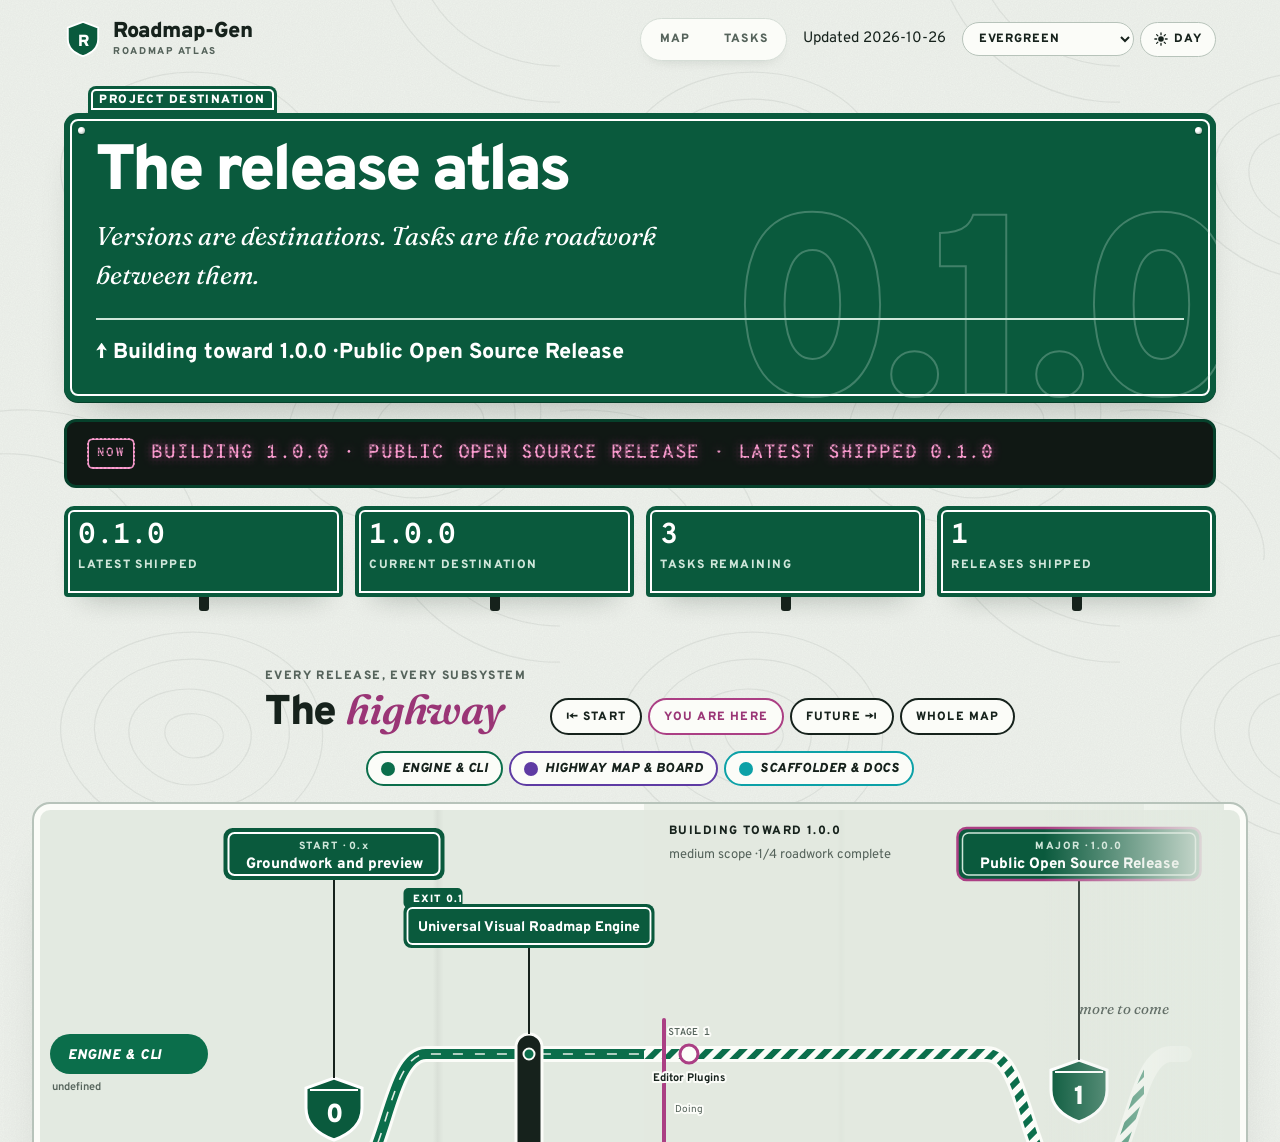
<file: docs/index.html>
<!doctype html>
<html lang="en">
<head>
<meta charset="utf-8">
<meta http-equiv="refresh" content="0; url=roadmap/index.html">
<title>Redirecting to Roadmap Atlas...</title>
</head>
<body>
<p>Redirecting to <a href="roadmap/index.html">Roadmap Atlas</a>...</p>
</body>
</html>
</file>
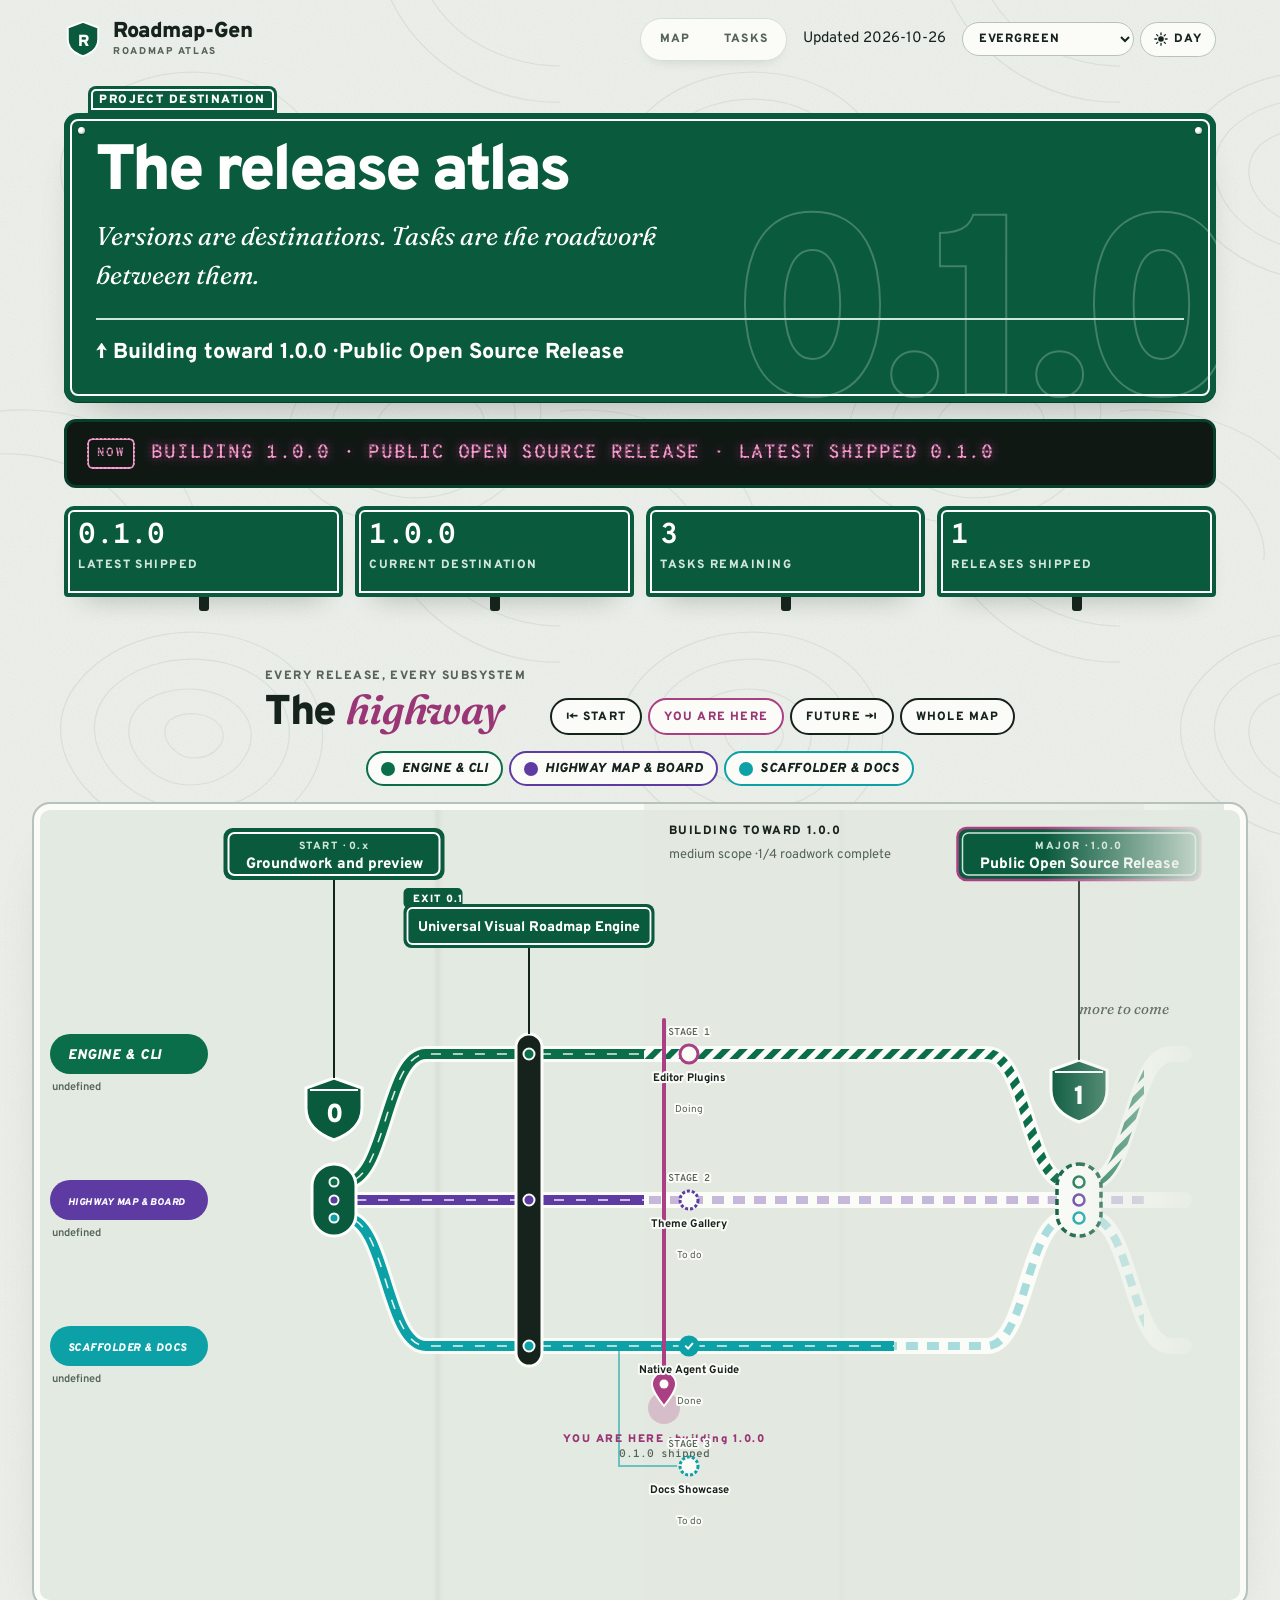
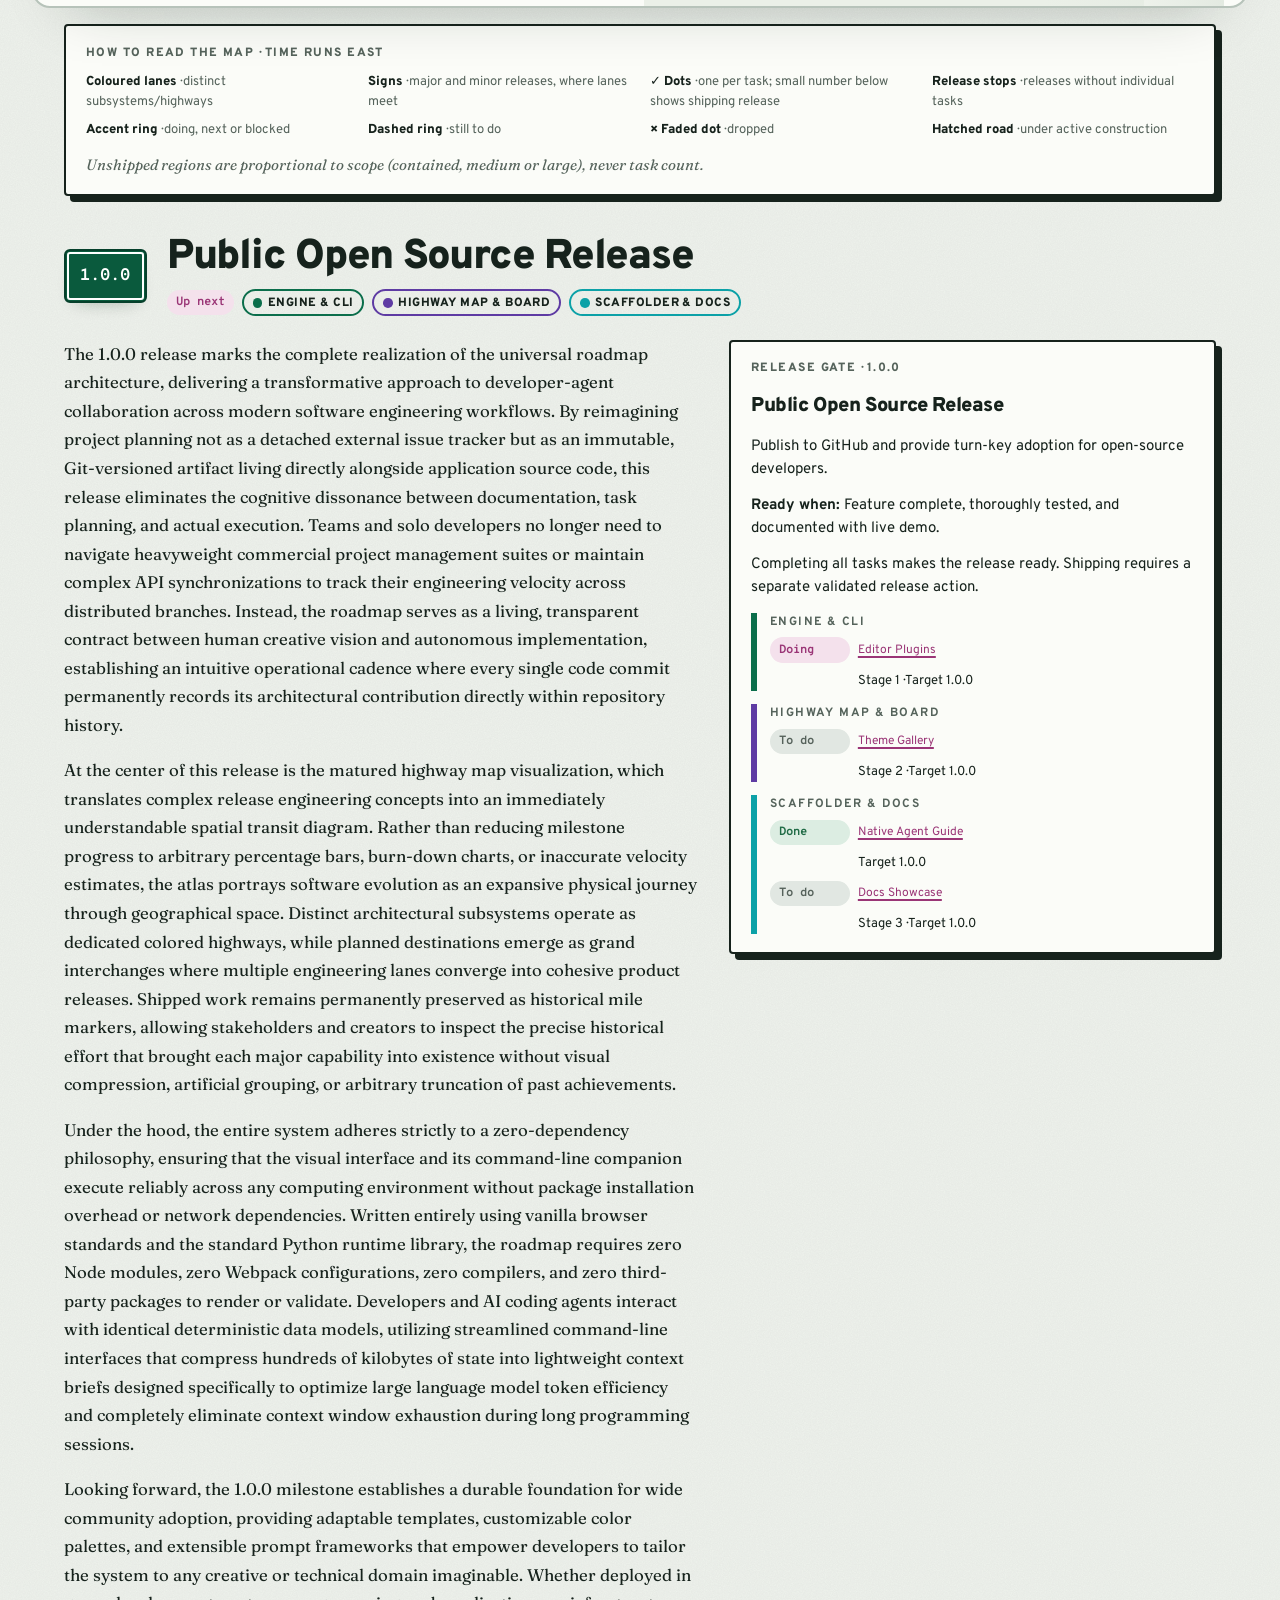
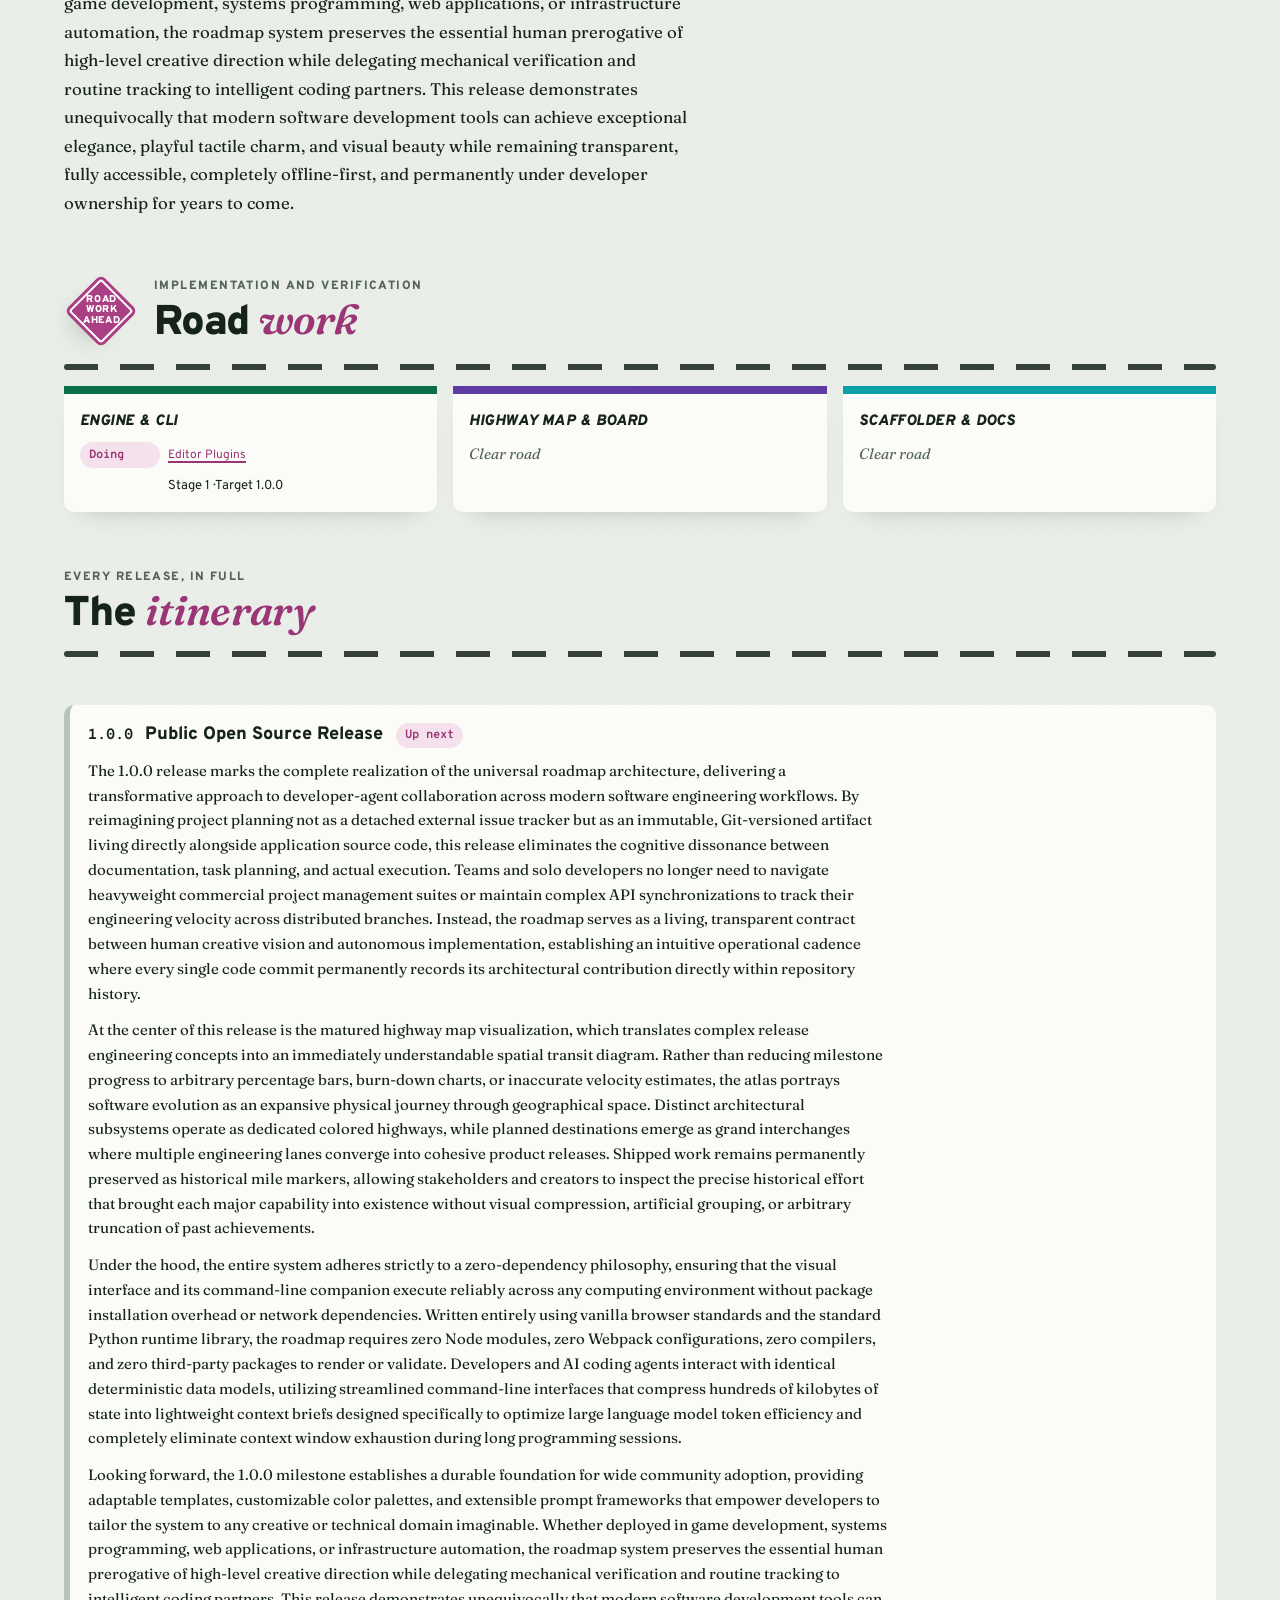
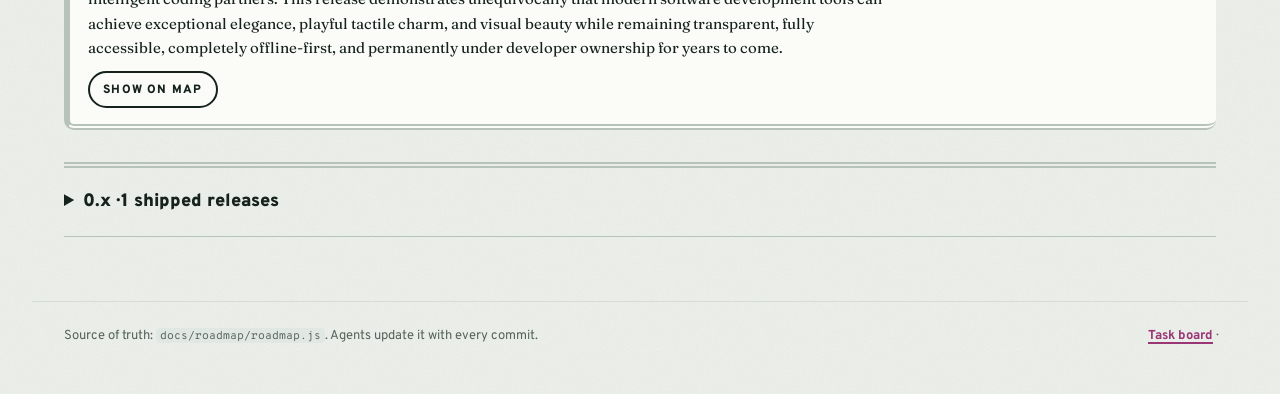
<file: docs/roadmap/index.html>
<!doctype html>
<html lang="en">
<head>
<meta charset="utf-8">
<meta name="viewport" content="width=device-width, initial-scale=1">
<title>Roadmap Atlas</title>
<link rel="preconnect" href="https://fonts.googleapis.com">
<link rel="preconnect" href="https://fonts.gstatic.com" crossorigin>
<link rel="stylesheet" href="https://fonts.googleapis.com/css2?family=Fraunces:ital,opsz,wght@0,9..144,400;0,9..144,600;0,9..144,900;1,9..144,400;1,9..144,600&family=Overpass:ital,wght@0,400;0,600;0,700;0,800;0,900;1,800;1,900&family=Overpass+Mono:wght@400;600;700&display=swap">
<link rel="stylesheet" href="theme.css">
<style>
.map-sec { display: grid; gap: 1rem; padding-block: 1rem 0; }
.map-ctl { display: flex; flex-wrap: wrap; gap: .4rem; }
.ctl { font-weight: 800; font-size: var(--fs-xs); letter-spacing: .1em; text-transform: uppercase; padding: .5rem .85rem .4rem; border-radius: 999px; border: 2px solid var(--ink); background: var(--surface); cursor: pointer; }
.ctl:hover { background: var(--ink); color: var(--paper); }
.ctl[aria-pressed="true"] { background: var(--sign); color: var(--sign-ink); border-color: var(--sign); }
.ctl-now { border-color: var(--accent); color: var(--accent-ink); }
.hw-chips { display: flex; flex-wrap: wrap; gap: .4rem; }
.hw-chip { display: inline-flex; align-items: center; gap: .45rem; font-weight: 900; font-style: italic; font-size: var(--fs-s); text-transform: uppercase; letter-spacing: .04em; padding: .4rem .8rem .3rem; border-radius: 999px; border: 2px solid var(--hw); color: var(--ink); background: var(--surface); cursor: pointer; }
.hw-chip i { width: 14px; height: 14px; border-radius: 50%; background: var(--hw); }
.hw-chip[aria-pressed="true"] { background: var(--hw); color: var(--sign-ink); }
.map-frame { position: relative; margin-inline: 16px; border-radius: 18px; border: 2px solid var(--line-strong); overflow: hidden;
  background: linear-gradient(90deg, transparent 32.9%, rgb(0 0 0 / .045) 33.3%, transparent 33.8%, transparent 66.2%, rgb(0 0 0 / .045) 66.6%, transparent 67%), var(--paper-2);
  box-shadow: 0 30px 60px -40px var(--shadow), inset 0 0 0 6px var(--surface); }
@media (min-width: 760px) { .map-frame { margin-inline: 32px; } }
.map-scroll { overflow-x: auto; overflow-y: hidden; overscroll-behavior-x: contain; cursor: grab; }
.map-scroll.dragging { cursor: grabbing; user-select: none; }
.map-scroll:focus-visible { outline-offset: -4px; }
.map-inner { position: relative; }
.map-inner svg { position: absolute; inset: 0; overflow: visible; }
.lane-tags { position: sticky; left: 0; width: 150px; z-index: 2; pointer-events: none; opacity: 0; transition: opacity .2s; }
.lane-tags.show { opacity: 1; }
.lane-tag { position: absolute; left: 10px; background: var(--hw); color: var(--sign-ink); font-weight: 900; font-style: italic; font-size: var(--fs-xs); text-transform: uppercase; letter-spacing: .04em; padding: .45rem .75rem .35rem; border-radius: 999px; box-shadow: 0 8px 18px -8px var(--shadow), 0 0 0 3px var(--surface); white-space: nowrap; }
.fit .map-scroll { overflow: hidden; cursor: default; }
.fit .map-inner { width: 100% !important; height: auto !important; }
.fit .map-inner svg { position: static; width: 100%; height: auto; }
.fit .lane-tags { display: none; }
.stn { cursor: pointer; outline: none; }
.stn .hit { transition: stroke .15s; }
.stn:hover .hit, .stn:focus-visible .hit { stroke: var(--ink); stroke-width: 2; stroke-dasharray: 3 3; }
.stn.on .hit { stroke: var(--accent); stroke-width: 3; stroke-dasharray: none; }
.dim { opacity: .18; transition: opacity .2s; }
.halo { transform-box: fill-box; transform-origin: center; animation: halo 1.8s ease-out infinite; }
@keyframes halo { from { opacity: .9; transform: scale(1); } to { opacity: 0; transform: scale(1.6); } }
.pin-pulse { transform-box: fill-box; transform-origin: center; animation: halo 2.2s ease-out infinite; }
.hero { display: grid; gap: 1.1rem; padding-block: .5rem 2.5rem; }
.hero .exit-tab { justify-self: start; margin-bottom: -1.1rem; margin-left: 1.5rem; position: relative; z-index: 1; }
.hero-sign { padding: clamp(1.75rem, 5vw, 3.5rem); overflow: hidden; display: grid; gap: .9rem; }
.hero-name { font-weight: 900; font-size: clamp(2.1rem, 9.6vw, 6.4rem); line-height: .9; letter-spacing: -.045em; overflow-wrap: anywhere; position: relative; }
.hero-tag { font-family: var(--serif); font-style: italic; font-size: clamp(1.1rem, 2.6vw, 1.6rem); max-width: 36rem; position: relative; }
.hero-ghost { position: absolute; right: -1rem; bottom: -3.5rem; font-weight: 900; font-size: clamp(7rem, 26vw, 16rem); line-height: 1; letter-spacing: -.06em; color: transparent; -webkit-text-stroke: 2px var(--sign-dim); opacity: .28; pointer-events: none; }
.hero-arrows { list-style: none; margin: .5rem 0 0; padding: 1rem 0 0; border-top: 2px solid var(--sign-dim); display: grid; gap: .45rem; font-weight: 800; font-size: clamp(1rem, 2.4vw, 1.35rem); position: relative; }
.vms { display: grid; grid-template-columns: auto 1fr; gap: 1rem; align-items: center; background: var(--vms); color: var(--vms-ink); border-radius: 12px; padding: 1rem 1.25rem; border: 3px solid var(--sign-deep); position: relative; overflow: hidden; }
.vms::after { content: ""; position: absolute; inset: 0; pointer-events: none; background: radial-gradient(circle, transparent 55%, var(--vms) 60%) 0 0 / 4px 4px; opacity: .55; }
.vms-lbl { font-family: var(--mono); font-weight: 700; font-size: var(--fs-xs); letter-spacing: .2em; text-transform: uppercase; border: 2px solid currentColor; border-radius: 6px; padding: .25rem .5rem; }
.vms-text { font-family: var(--mono); font-weight: 600; font-size: clamp(.95rem, 2.2vw, 1.2rem); text-transform: uppercase; letter-spacing: .04em; text-shadow: 0 0 10px var(--accent); overflow-wrap: anywhere; }
.posts { list-style: none; margin: 0; padding: 0 0 .9rem; display: grid; grid-template-columns: repeat(auto-fit, minmax(9.5rem, 1fr)); gap: .75rem; }
.post { background: var(--sign); color: var(--sign-ink); border-radius: 10px 10px 4px 4px; padding: 1rem .9rem 1.4rem; display: grid; gap: .35rem; outline: 2px solid var(--sign-ink); outline-offset: -6px; box-shadow: 0 18px 28px -20px var(--shadow); position: relative; }
.post::after { content: ""; position: absolute; left: 50%; bottom: -14px; width: 10px; height: 14px; margin-left: -5px; background: var(--ink); border-radius: 0 0 3px 3px; }
.post b { font-weight: 900; font-size: 2.3rem; line-height: 1; letter-spacing: -.03em; }
.post b small { font-size: .45em; opacity: .8; }
.post span { font-weight: 800; font-size: var(--fs-xs); letter-spacing: .12em; text-transform: uppercase; color: var(--sign-dim); }
.legend { margin-top: 1rem; display: grid; grid-template-columns: auto 1fr; gap: 1rem 1.5rem; padding: 1.1rem 1.25rem; background: var(--surface); border: 2px solid var(--ink); border-radius: 4px; box-shadow: 6px 6px 0 var(--ink); }
.key { list-style: none; margin: .6rem 0 0; padding: 0; display: grid; grid-template-columns: repeat(auto-fill, minmax(15rem, 1fr)); gap: .5rem 1.25rem; font-size: var(--fs-s); }
.key li { display: flex; align-items: center; gap: .6rem; }
.key svg { flex: none; overflow: visible; }
.key span { color: var(--muted); }
.key span b { color: var(--ink); font-weight: 800; }
.key-note { margin-top: .8rem; font-family: var(--serif); font-style: italic; color: var(--muted); }
@media (max-width: 640px) { .legend { grid-template-columns: 1fr; } }
.mono { font-family: var(--mono); }
.hw-tag { display: inline-flex; align-items: center; gap: .35rem; font-weight: 800; font-size: var(--fs-xs); letter-spacing: .04em; text-transform: uppercase; padding: .15rem .55rem .1rem; border-radius: 999px; border: 2px solid var(--hw); }
.hw-tag i { width: .6rem; height: .6rem; border-radius: 50%; background: var(--hw); }
/* Travel guide */
.guide { padding-block: 2.5rem 1rem; }
.gd { display: grid; gap: 1.5rem; }
.gd-head { display: flex; align-items: center; gap: 1.25rem; flex-wrap: wrap; }
.gd-head h3 { font-weight: 900; font-size: clamp(1.6rem, 4vw, 2.6rem); line-height: 1.05; letter-spacing: -.03em; }
.gd-meta { display: flex; flex-wrap: wrap; align-items: center; gap: .5rem; margin-top: .6rem; }
.gd-meta time { font-family: var(--mono); font-size: var(--fs-xs); color: var(--muted); }
.plate { font-family: var(--mono); font-weight: 700; font-size: 1.05rem; background: var(--sign); color: var(--sign-ink); padding: .75rem .9rem; border-radius: 6px; outline: 2px solid var(--sign-ink); outline-offset: -5px; box-shadow: 0 10px 18px -12px var(--shadow); }
.exit-stack { display: grid; justify-items: start; }
.exit-sign { font-family: var(--mono); font-weight: 700; padding: 1.5rem 2rem .9rem; border-radius: 0 12px 12px 12px; }
.shield { flex: none; filter: drop-shadow(0 8px 10px var(--shadow)); }
.gd-body { display: grid; gap: 2rem; align-items: start; }
@media (min-width: 900px) { .gd-body.has-box { grid-template-columns: minmax(0, 1.3fr) minmax(0, 1fr); } }
.prose { font-family: var(--serif); font-size: 1.125rem; line-height: 1.7; }
.prose.big { font-size: 1.25rem; }
.drop::first-letter { font-family: var(--serif); font-weight: 900; float: left; font-size: 4.2em; line-height: .8; padding: .08em .12em 0 0; color: var(--sign); }
.essay { font-family: var(--serif); font-size: 1.05rem; line-height: 1.7; columns: 2 22rem; column-gap: 2.5rem; column-rule: 2px dashed var(--line-strong); }
.essay p + p { margin-top: 1em; }
.gd-count { font-family: var(--mono); font-size: var(--fs-xs); color: var(--muted); margin-top: .8rem; }
.g-list { list-style: none; margin: 1.25rem 0 0; padding: 0; display: grid; gap: .5rem; }
.g-box { background: var(--surface); border: 2px solid var(--ink); border-radius: 4px; box-shadow: 6px 6px 0 var(--ink); padding: 1.1rem 1.25rem; display: grid; gap: .8rem; }
.g-goal { font-weight: 900; font-size: 1.25rem; letter-spacing: -.02em; }
.g-done { font-size: var(--fs-s); }
.g-meter { display: grid; grid-template-columns: 8rem 1fr auto; gap: .6rem; align-items: center; font-size: var(--fs-xs); font-weight: 800; }
.g-group { border-left: 6px solid var(--hw); padding-left: .8rem; display: grid; gap: .4rem; }
.g-group h4 { font-size: var(--fs-xs); letter-spacing: .12em; text-transform: uppercase; color: var(--muted); }
.g-group ul, .work-col ul { list-style: none; margin: 0; padding: 0; display: grid; gap: .45rem; }
.g-task { display: grid; grid-template-columns: 5rem 3.2rem minmax(0, 1fr); gap: .5rem; align-items: baseline; font-size: var(--fs-s); }
.g-task a { font-size: var(--fs-xs); }
/* Road work */
.work { padding-block: 2.5rem 1rem; display: grid; gap: 1rem; }
.work-title { display: flex; align-items: center; gap: 1rem; }
.work-cols { display: grid; grid-template-columns: repeat(auto-fit, minmax(15rem, 1fr)); gap: 1rem; }
.work-col { border-top: 8px solid var(--hw); background: var(--surface); border-radius: 0 0 var(--r) var(--r); padding: 1rem; display: grid; gap: .6rem; align-content: start; box-shadow: 0 14px 24px -20px var(--shadow); }
.work-col h3 { font-weight: 900; font-style: italic; text-transform: uppercase; font-size: var(--fs-m); letter-spacing: .03em; }
.clear { font-family: var(--serif); font-style: italic; color: var(--muted); }
/* Itinerary */
.itinerary { padding-block: 2.5rem 1rem; display: grid; gap: 1rem; }
.itin-major { display: grid; gap: 1.25rem; padding-block: 2rem; border-bottom: 6px double var(--line-strong); }
.itin-head { display: flex; align-items: center; gap: 1rem; }
.itin-head h3 { font-weight: 900; font-size: clamp(1.4rem, 3.5vw, 2.1rem); letter-spacing: -.03em; }
.itin-rel { display: grid; gap: .6rem; padding: 1rem 1.1rem; background: var(--surface); border-radius: var(--r); border-left: 6px solid var(--line-strong); justify-items: start; scroll-margin-top: 1rem; }
.itin-minor { border-left-color: var(--sign); }
.itin-rel header { display: flex; flex-wrap: wrap; align-items: center; gap: .5rem .8rem; }
.itin-rel .ver { font-weight: 700; }
.itin-rel h4 { font-weight: 800; font-size: var(--fs-l); }
.itin-rel time { font-family: var(--mono); font-size: var(--fs-xs); color: var(--muted); }
.itin-text { font-family: var(--serif); line-height: 1.65; max-width: 50rem; }
.itin-text p + p { margin-top: .8em; }

.g-task { grid-template-columns: 5rem minmax(0,1fr); }
.g-task .meta { grid-column: 2; }
.itin-history { padding-block: 1.25rem; border-bottom: 1px solid var(--line-strong); }
.itin-history summary { cursor: pointer; font-weight: 900; font-size: var(--fs-l); }
.hero-name { font-size: clamp(2.1rem,6vw,4rem); }
.hero-sign { padding: 2rem; }
.legend { grid-template-columns: 1fr; }
.map-inner svg text { fill: var(--ink); }
.post b { font-family: var(--mono); font-size: 1.8rem; }
.topbar-tools { display: flex; align-items: center; gap: .4rem; }
.palette-sel { font-family: var(--display); font-weight: 800; font-size: var(--fs-xs); letter-spacing: .08em; text-transform: uppercase; padding: .45rem .7rem; border-radius: 999px; border: 1px solid var(--line-strong); background: var(--surface); color: var(--ink); cursor: pointer; }
</style>
</head>
<body>
<header class="wrap">
  <div class="topbar">
    <a class="brand" href="index.html" aria-label="Project Roadmap Atlas">
      <svg class="brand-mark" viewBox="0 0 40 40" aria-hidden="true"><path d="M20 2 36 8v12c0 9-7 15-16 18C11 35 4 29 4 20V8Z" style="fill:var(--sign);stroke:var(--sign-ink);stroke-width:2"/><text x="20" y="27" text-anchor="middle" style="fill:var(--sign-ink);font:900 17px var(--display)">R</text></svg>
      <span class="brand-word">Project<small>Roadmap</small></span>
    </a>
    <div class="topbar-side">
      <nav class="pages" aria-label="Roadmap pages">
        <a href="index.html" aria-current="page">Map</a>
        <a href="tasks.html">Tasks</a>
      </nav>
      <p class="meta">Updated <time id="updated">…</time></p>
      <div class="topbar-tools">
        <select id="palette" class="palette-sel" aria-label="Theme palette">
          <option value="evergreen">Evergreen</option>
          <option value="blueprint">Blueprint</option>
          <option value="neon">Cyberpunk Neon</option>
          <option value="minimal">Minimal</option>
          <option value="sunset">Sunset Amber</option>
        </select>
        <button type="button" class="theme-btn" id="theme"></button>
      </div>
    </div>
  </div>
</header>
<main>
  <section class="wrap hero" aria-label="Where the project is">
    <span class="exit-tab" id="exit-tab">Project Destination</span>
    <div class="sign hero-sign">
      <span class="hero-ghost" id="hero-ghost" aria-hidden="true"></span>
      <h1 class="hero-name" id="hero-title">The release atlas</h1>
      <p class="hero-tag" id="hero-tag"></p>
      <ul class="hero-arrows" id="hero-arrows"></ul>
    </div>
    <div class="vms" role="status"><span class="vms-lbl">Now</span><p class="vms-text" id="vms-text"></p></div>
    <ul class="posts" id="posts" aria-label="Progress"></ul>
  </section>
  <section class="map-sec" aria-labelledby="map-h">
    <div class="wrap sec-head">
      <div class="sec-title"><span class="lbl">Every release, every subsystem</span><h2 id="map-h">The <em>highway</em></h2></div>
      <div class="map-ctl">
        <button type="button" class="ctl" id="go-start">⇤ Start</button>
        <button type="button" class="ctl ctl-now" id="go-now">You are here</button>
        <button type="button" class="ctl" id="go-end">Future ⇥</button>
        <button type="button" class="ctl" id="fit" aria-pressed="false">Whole map</button>
      </div>
    </div>
    <div class="wrap"><div class="hw-chips" id="hw-chips" aria-label="Spotlight a highway"></div></div>
    <div class="map-frame" id="map-frame">
      <div class="map-scroll" id="map-scroll" tabindex="0" role="region" aria-label="Highway map of every release. Scrolls sideways.">
        <div class="map-inner" id="map-inner">
          <div class="lane-tags" id="lane-tags" aria-hidden="true"></div>
          <svg id="map" role="group" aria-label="Releases on the highway map"></svg>
        </div>
      </div>
    </div>
  </section>
  <div class="wrap"><aside class="legend" id="legend" aria-label="Map key"></aside></div>
  <section class="wrap guide" id="guide" aria-live="polite" aria-label="Travel guide"></section>
  <section class="wrap work" aria-labelledby="work-h">
    <div class="sec-head"><div class="work-title"><div class="diamond" aria-hidden="true"><span><b>ROAD<br>WORK<br>AHEAD</b></span></div>
      <div class="sec-title"><span class="lbl">Implementation and verification</span><h2 id="work-h">Road <em>work</em></h2></div></div></div>
    <div class="lane-rule"></div><div class="work-cols" id="work-cols"></div>
  </section>
  <section class="wrap itinerary" aria-labelledby="itin-h">
    <div class="sec-head"><div class="sec-title"><span class="lbl">Every release, in full</span><h2 id="itin-h">The <em>itinerary</em></h2></div></div>
    <div class="lane-rule"></div><div id="itin"></div>
  </section>
</main>
<footer class="wrap site">
  <span>Source of truth: <code>docs/roadmap/roadmap.js</code>. Agents update it with every commit.</span>
  <span><a href="tasks.html">Task board</a> · <span id="foot-links"></span></span>
</footer>
<script src="roadmap.js?schema=4"></script>
<script src="common.js?schema=4"></script>
<script src="map-layout.js?schema=4"></script>
<script src="map.js?schema=4"></script>
<script src="page.js?schema=4"></script>
</body>
</html>
</file>
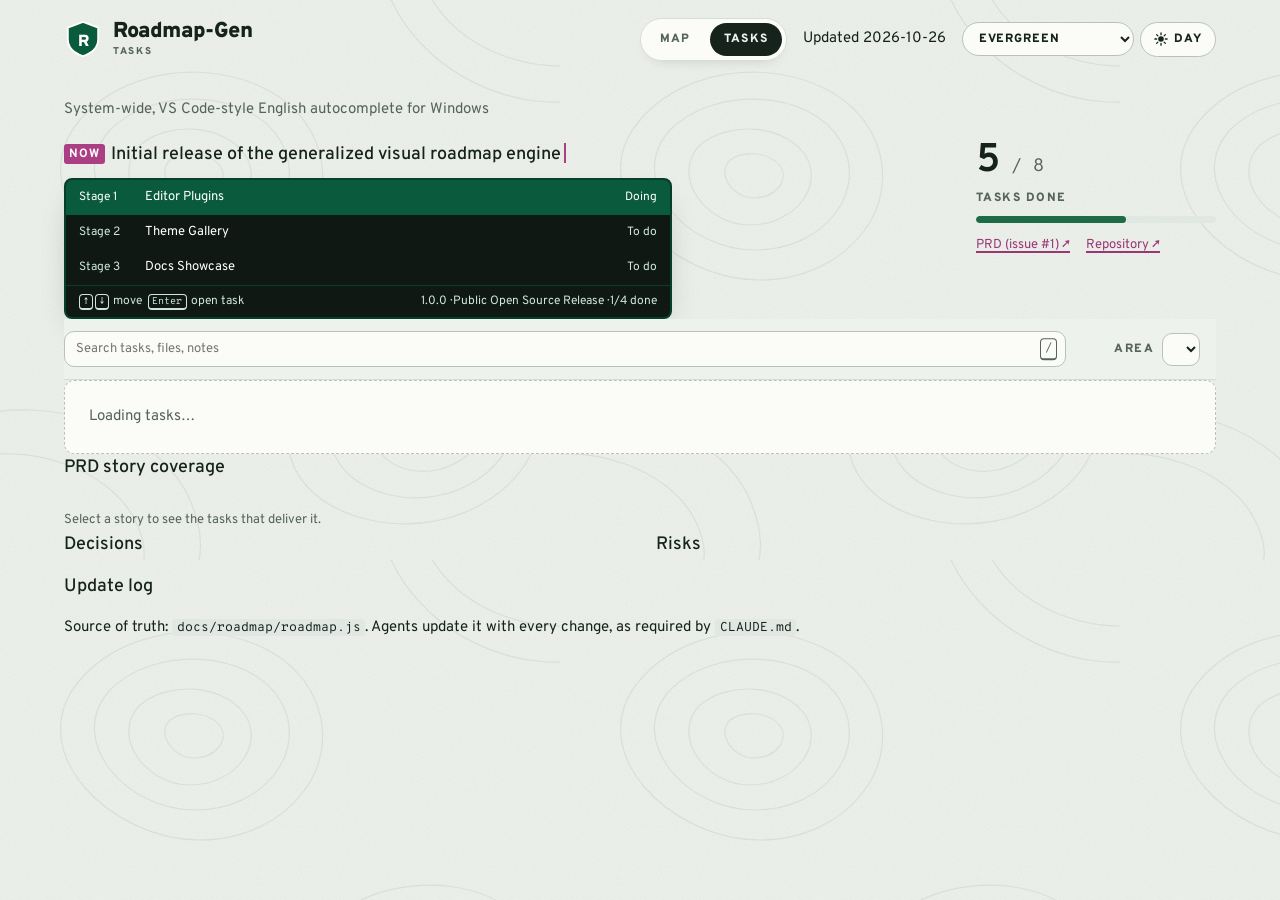
<file: docs/roadmap/tasks.html>
<!doctype html>
<html lang="en">
<head>
<meta charset="utf-8">
<meta name="viewport" content="width=device-width, initial-scale=1">
<title>Completionist Tasks</title>
<link rel="preconnect" href="https://fonts.googleapis.com">
<link rel="preconnect" href="https://fonts.gstatic.com" crossorigin>
<link rel="stylesheet" href="https://fonts.googleapis.com/css2?family=Fraunces:ital,opsz,wght@0,9..144,400;0,9..144,600;0,9..144,900;1,9..144,400;1,9..144,600&family=Overpass:ital,wght@0,400;0,600;0,700;0,800;0,900;1,800;1,900&family=Overpass+Mono:wght@400;600;700&display=swap">
<link rel="stylesheet" href="theme.css">
<style>
/* Layout: a caret line with a candidate-window popup ("what's next"), a milestone track that filters,
   sticky filters, milestone sections with expandable tasks, PRD story coverage, decisions/risks, update log. */

/* Hero */
.hero { display: grid; gap: 1.25rem; }
.tagline { color: var(--muted); max-width: 40rem; }
.hero-grid { display: grid; gap: 1.5rem; align-items: start; }
@media (min-width: 860px) { .hero-grid { grid-template-columns: minmax(0, 1fr) 15rem; gap: 3rem; } }
.now { min-width: 0; }
.caret-line { font-family: var(--display); font-size: var(--fs-l); line-height: 1.5; font-weight: 500; }
.now-lbl { display: inline-block; font-size: var(--fs-xs); letter-spacing: .06em; text-transform: uppercase; color: var(--on-accent); background: var(--accent); padding: .1em .45em; border-radius: 3px; margin-right: .5em; vertical-align: .2em; font-weight: 700; }
.caret { display: inline-block; width: 2px; height: 1.1em; background: var(--accent); vertical-align: -.18em; margin-left: 3px; animation: blink 1.06s steps(1) infinite; }
@keyframes blink { 50% { opacity: 0; } }
.pop { margin-top: .6rem; max-width: 38rem; background: var(--vms); color: var(--sign-ink); border: 2px solid var(--sign-deep); border-radius: 8px; box-shadow: 0 14px 32px -14px var(--shadow); font-family: var(--display); font-size: var(--fs-s); overflow: hidden; }
.pop-list { display: grid; }
.pop-row { display: grid; grid-template-columns: 3.4rem minmax(0, 1fr) auto; gap: .75rem; align-items: baseline; width: 100%; padding: .5rem .8rem; border: 0; background: transparent; color: var(--sign-ink); text-align: left; cursor: pointer; line-height: 1.45; }
.pop-row .pop-id, .pop-row .pop-st { color: var(--sign-dim); font-size: var(--fs-xs); }
.pop-row.hl { background: var(--sign); color: var(--sign-ink); }
.pop-row.hl .pop-id, .pop-row.hl .pop-st { color: var(--sign-ink); }
.pop-row:focus-visible { outline: 2px solid var(--sign-ink); outline-offset: -3px; }
.pop-foot { display: flex; flex-wrap: wrap; justify-content: space-between; gap: .25rem 1rem; padding: .4rem .8rem; border-top: 1px solid var(--sign-deep); color: var(--sign-dim); font-size: var(--fs-xs); }
.pop-foot kbd { margin-right: .15em; }
.pop-empty { padding: .6rem .8rem; color: var(--sign-dim); }
.overall { display: grid; gap: .5rem; }
.big { font-family: var(--mono); font-size: 2.5rem; font-weight: 700; line-height: 1; letter-spacing: -.03em; }
.big .of { font-size: var(--fs-l); color: var(--muted); font-weight: 400; letter-spacing: 0; }
.links { display: flex; flex-wrap: wrap; gap: .25rem 1rem; font-size: var(--fs-s); padding-top: .25rem; }

/* Milestone track */
.track { display: grid; grid-template-columns: repeat(auto-fill, minmax(9.75rem, 1fr)); gap: .5rem; }
.trk { display: grid; gap: .3rem; align-content: start; text-align: left; padding: .7rem .8rem .8rem; background: var(--surface); border: 1px solid var(--line); border-radius: var(--r); cursor: pointer; min-width: 0; }
.trk:hover { border-color: var(--line-strong); }
.trk[aria-pressed="true"] { border-color: var(--accent); box-shadow: inset 0 0 0 1px var(--accent); }
.trk-top { display: flex; justify-content: space-between; align-items: baseline; gap: .5rem; }
.trk-id { font-family: var(--mono); font-weight: 700; font-size: var(--fs-m); }
.trk-st { font-family: var(--mono); font-size: var(--fs-xs); }
.hw-strip { display:flex; gap:2px; height:5px; } .hw-strip i { border-radius:2px; }
.trk-title { font-size: var(--fs-s); line-height: 1.35; min-height: 2.7em; }
.trk-meta { font-family: var(--mono); font-size: var(--fs-xs); color: var(--muted); }
.st-active { color: var(--accent-ink); } .st-done { color: var(--ok); } .st-planned { color: var(--muted); }

/* Filters */
.filters { position: sticky; top: env(safe-area-inset-top, 0px); z-index: 5; background: var(--paper); padding-block: .75rem; border-bottom: 1px solid var(--line); display: flex; flex-wrap: wrap; gap: .6rem 1rem; align-items: center; }
.search { position: relative; flex: 1 1 14rem; min-width: 0; }
.search input { width: 100%; padding: .45rem 2.2rem .45rem .7rem; border: 1px solid var(--line-strong); border-radius: var(--r); background: var(--surface); color: var(--ink); font: inherit; font-size: var(--fs-s); }
.search kbd { position: absolute; right: .6rem; top: 50%; transform: translateY(-50%); color: var(--muted); font-size: var(--fs-xs); pointer-events: none; }
.chips { display: flex; flex-wrap: wrap; gap: .35rem; }
.chip { font-family: var(--mono); font-size: var(--fs-xs); padding: .3rem .6rem; border: 1px solid var(--line-strong); border-radius: 999px; background: var(--surface); cursor: pointer; }
.chip:hover { border-color: var(--muted); }
.chip[aria-pressed="true"] { background: var(--ink); color: var(--paper); border-color: var(--ink); }
.chip .sw { display:inline-block; width:.7rem; height:.7rem; border-radius:2px; margin-right:.35rem; vertical-align:-.05rem; }
.chip .n { opacity: .7; margin-left: .3em; }
.area { display: flex; align-items: center; gap: .5rem; }
.area select { font: inherit; font-size: var(--fs-s); padding: .4rem .5rem; border: 1px solid var(--line-strong); border-radius: var(--r); background: var(--surface); color: var(--ink); }
.story-chip { font-family: var(--mono); font-size: var(--fs-xs); display: inline-flex; gap: .4rem; align-items: center; padding: .3rem .4rem .3rem .6rem; border-radius: 999px; background: var(--accent-soft); color: var(--accent-ink); }
.story-chip button { border: 0; background: transparent; color: inherit; cursor: pointer; padding: 0 .2rem; font-size: var(--fs-s); line-height: 1; }

/* Milestone sections and tasks */
#tasks { display: grid; gap: 2.5rem; scroll-margin-top: 6rem; }
.ms { display: grid; gap: .9rem; }
.ms-head { display: grid; grid-template-columns: auto minmax(0, 1fr) auto; gap: .25rem 1rem; align-items: start; }
.ms-id { font-family: var(--mono); font-weight: 700; font-size: var(--fs-xl); line-height: 1.2; color: var(--muted); }
.ms-head h2 { font-family: var(--display); font-size: var(--fs-xl); font-weight: 500; line-height: 1.25; letter-spacing: -.01em; }
.goal { color: var(--muted); max-width: 44rem; margin-top: .3rem; }
.ms-side { display: grid; justify-items: end; gap: .3rem; }
.ms-side .pill { justify-self: end; }
.count, .ver-link { font-family: var(--mono); font-size: var(--fs-xs); color: var(--muted); font-variant-numeric: tabular-nums; }
.ver-link { color: var(--accent-ink); }
.done-when { font-size: var(--fs-s); max-width: 50rem; display: flex; flex-wrap: wrap; gap: .1rem .6rem; }
@media (max-width: 600px) { .ms-head { grid-template-columns: minmax(0, 1fr) auto; } .ms-id { grid-column: 1 / -1; } }
.tasks { list-style: none; margin: 0; padding: 0; background: var(--surface); border: 1px solid var(--line); border-radius: var(--r); overflow: hidden; }
.tasks > li + li { border-top: 1px solid var(--line); }
.task summary { list-style: none; cursor: pointer; display: grid; grid-template-columns: 5.4rem minmax(0, 1fr) 3.4rem auto 1rem; grid-template-areas: "pill title id area chev"; gap: .8rem; align-items: baseline; padding: .7rem .9rem; }
.task summary::-webkit-details-marker { display: none; }
.task summary:hover { background: var(--paper); }
.task summary:focus-visible { outline-offset: -3px; }
.task .pill { grid-area: pill; }
.t-id { grid-area: id; font-family: var(--mono); font-size: var(--fs-xs); color: var(--muted); opacity: .7; }
.t-title { grid-area: title; min-width: 0; }
.t-area { grid-area: area; font-family: var(--mono); font-size: var(--fs-xs); color: var(--muted); white-space: nowrap; }
.chev { grid-area: chev; color: var(--muted); font-family: var(--display); transition: transform .15s ease; justify-self: end; }
.task[open] .chev { transform: rotate(90deg); }
.task[open] summary .t-title { font-weight: 700; }
.task.is-dropped .t-title { text-decoration: line-through; color: var(--muted); }
@media (max-width: 600px) {
  .task summary { grid-template-columns: auto auto minmax(0, 1fr) 1rem; grid-template-areas: "pill id area chev" "title title title title"; row-gap: .35rem; }
  .t-area { justify-self: end; }
}
.task { border-left: 5px solid var(--hw); }
.tasks > li:first-child .task { border-top-left-radius: var(--r); }
.t-body { display: grid; gap: .7rem; padding: .1rem .9rem 1rem; margin-left: calc(5.4rem + .8rem); max-width: 48rem; }
@media (max-width: 600px) { .t-body { margin-left: 0; } }
.t-row { display: grid; gap: .3rem; }
.st-list { list-style: none; margin: 0; padding: 0; display: grid; gap: .2rem; font-size: var(--fs-s); }
.st-link { border: 0; background: transparent; color: var(--accent-ink); cursor: pointer; padding: 0; font-family: var(--mono); font-size: var(--fs-xs); text-decoration: underline; text-underline-offset: 2px; }
.refs { display: flex; flex-wrap: wrap; gap: .35rem; font-size: var(--fs-s); }
.empty { padding: 1.5rem; background: var(--surface); border: 1px dashed var(--line-strong); border-radius: var(--r); color: var(--muted); }

/* Coverage */
.block { display: grid; gap: .9rem; }
.block h2 { font-family: var(--display); font-size: var(--fs-l); font-weight: 500; }
.block-head { display: flex; flex-wrap: wrap; justify-content: space-between; align-items: baseline; gap: .5rem 1.5rem; }
.legend { display: flex; flex-wrap: wrap; gap: .3rem 1rem; font-size: var(--fs-xs); color: var(--muted); font-family: var(--mono); }
.legend span::before { content: ""; display: inline-block; width: .7rem; height: .7rem; border-radius: 2px; margin-right: .35rem; vertical-align: -.05rem; }
.lg-done::before { background: var(--ok); } .lg-partial::before { background: var(--accent-soft); box-shadow: inset 0 0 0 1px var(--accent); }
.lg-planned::before { background: var(--todo-soft); } .lg-none::before { box-shadow: inset 0 0 0 1px var(--line-strong); }
.cells { display: grid; grid-template-columns: repeat(auto-fill, minmax(2.25rem, 1fr)); gap: 4px; }
.cell { aspect-ratio: 1; max-width: 100%; border: 0; border-radius: 3px; font-family: var(--mono); font-size: var(--fs-xs); cursor: pointer; font-variant-numeric: tabular-nums; }
.c-done { background: var(--ok); color: var(--surface); }
.c-partial { background: var(--accent-soft); color: var(--accent-ink); box-shadow: inset 0 0 0 1px var(--accent); }
.c-planned { background: var(--todo-soft); color: var(--todo); }
.c-none { background: transparent; color: var(--muted); box-shadow: inset 0 0 0 1px var(--line-strong); }
.cell.sel { outline: 2px solid var(--ink); outline-offset: 1px; }
.cell-info { font-size: var(--fs-s); min-height: 1.6em; color: var(--muted); }
.cell-info strong { color: var(--ink); }

/* Decisions, risks, log */
.two { display: grid; gap: 2rem; }
@media (min-width: 860px) { .two { grid-template-columns: 1fr 1fr; } }
.plain { list-style: none; margin: 0; padding: 0; display: grid; gap: .8rem; }
.plain li { display: grid; gap: .2rem; min-width: 0; }
.plain time { font-family: var(--mono); font-size: var(--fs-xs); color: var(--muted); }
.risk-top { display: flex; gap: .6rem; align-items: baseline; }
.mit { font-size: var(--fs-s); color: var(--muted); }
.log li { grid-template-columns: 6.5rem minmax(0, 1fr); gap: 1rem; }
@media (max-width: 600px) { .log li { grid-template-columns: 1fr; gap: .1rem; } }
</style>
</head>
<body>
<div class="wrap">
  <header class="hero">
    <div class="topbar">
      <a class="brand" href="index.html" aria-label="Project roadmap, map">
        <svg class="brand-mark" viewBox="0 0 40 40" aria-hidden="true"><path d="M20 2 36 8v12c0 9-7 15-16 18C11 35 4 29 4 20V8Z" style="fill:var(--sign);stroke:var(--sign-ink);stroke-width:2"/><text x="20" y="27" text-anchor="middle" style="fill:var(--sign-ink);font:900 17px var(--display)">R</text></svg>
        <span class="brand-word">Project<small>Tasks</small></span>
      </a>
      <div class="topbar-side">
        <nav class="pages" aria-label="Roadmap pages"><a href="index.html">Map</a><a href="tasks.html" class="active" aria-current="page">Tasks</a></nav>
        <p class="meta">Updated <time id="updated">…</time></p>
        <div class="topbar-tools">
          <select id="palette" class="palette-sel" aria-label="Theme palette">
            <option value="evergreen">Evergreen</option>
            <option value="blueprint">Blueprint</option>
            <option value="neon">Cyberpunk Neon</option>
            <option value="minimal">Minimal</option>
            <option value="sunset">Sunset Amber</option>
          </select>
          <button type="button" class="theme-btn" id="theme"></button>
        </div>
      </div>
    </div>
    <p class="tagline" id="tagline">System-wide, VS Code-style English autocomplete for Windows</p>
    <div class="hero-grid">
      <div class="now">
        <p class="caret-line"><span class="now-lbl">Now</span><span id="now-text">Loading the roadmap</span><span class="caret" aria-hidden="true"></span></p>
        <div class="pop" role="group" aria-label="Up next">
          <div class="pop-list" id="pop-list"><p class="pop-empty">Loading…</p></div>
          <div class="pop-foot"><span><kbd>↑</kbd><kbd>↓</kbd> move &nbsp;<kbd>Enter</kbd> open task</span><span id="pop-ms"></span></div>
        </div>
      </div>
      <aside class="overall" aria-label="Overall progress">
        <p class="big num"><span id="done-n">–</span><span class="of"> / <span id="total-n">–</span></span></p>
        <p class="lbl">Tasks done</p>
        <div class="meter"><i id="overall-bar"></i></div>
        <p class="links"><a id="prd" href="https://github.com/notnotnotnoone/typer/issues/1" target="_blank" rel="noopener">PRD (issue #1) ↗</a><a id="repo" href="https://github.com/notnotnotnoone/typer" target="_blank" rel="noopener">Repository ↗</a></p>
      </aside>
    </div>
  </header>

  <nav class="track" id="track" aria-label="Releases"></nav>

  <div class="filters" role="search">
    <label class="search"><input id="q" type="search" placeholder="Search tasks, files, notes" autocomplete="off" aria-label="Search tasks"><kbd>/</kbd></label>
    <div class="chips" id="status-chips" aria-label="Filter by status"></div>
    <div class="chips" id="hw-chips" aria-label="Filter by highway"></div>
    <label class="area"><span class="lbl">Area</span><select id="area"></select></label>
    <span id="story-filter"></span>
  </div>

  <main id="tasks" aria-live="polite"><p class="empty">Loading tasks…</p></main>

  <section class="block" aria-labelledby="cov-h">
    <div class="block-head">
      <h2 id="cov-h">PRD story coverage</h2>
      <div class="legend" id="legend"></div>
    </div>
    <div class="cells" id="cells"></div>
    <p class="cell-info" id="cell-info" aria-live="polite">Select a story to see the tasks that deliver it.</p>
  </section>

  <div class="two">
    <section class="block" aria-labelledby="dec-h"><h2 id="dec-h">Decisions</h2><ul class="plain" id="decisions"></ul></section>
    <section class="block" aria-labelledby="risk-h"><h2 id="risk-h">Risks</h2><ul class="plain" id="risks"></ul></section>
  </div>

  <section class="block" aria-labelledby="log-h">
    <div class="block-head"><h2 id="log-h">Update log</h2><button type="button" class="linkish" id="log-toggle" hidden></button></div>
    <ul class="plain log" id="log"></ul>
  </section>

  <footer>Source of truth: <code>docs/roadmap/roadmap.js</code>. Agents update it with every change, as required by <code>CLAUDE.md</code>.</footer>
</div>

<script src="roadmap.js?schema=4"></script>
<script src="common.js?schema=4"></script>
<script>
(() => {
  const STATUS = {
    doing: { label: "Doing", rank: 0 }, unverified: { label: "Unverified", rank: 1 }, next: { label: "Next", rank: 2 }, blocked: { label: "Blocked", rank: 3 },
    todo: { label: "To do", rank: 4 }, done: { label: "Done", rank: 5 }, dropped: { label: "Dropped", rank: 6 },
  };
  const MS_STATUS = { active: "Active", done: "Done", planned: "Planned" };
  const RISK = { open: "Open", mitigated: "Mitigated", retired: "Retired" };
  const AREA = { engine: "Engine", dll: "DLL", install: "Install", test: "Manual test", bench: "Benchmark", data: "Data",
    docs: "Docs", repo: "Repo", toolchain: "Toolchain", extension: "Extension", viewer: "Viewer" };
  const COVER = { done: "Shipped", partial: "Work underway / complete", planned: "Planned", none: "No task yet" };
  const FILTERS = [["all", "All"], ["open", "Open"], ["doing", "Doing"], ["unverified", "Unverified"], ["next", "Next"], ["blocked", "Blocked"], ["done", "Done"], ["dropped", "Dropped"]];
  const STORE = "completionist-roadmap:view";
  const LOG_SHOWN = 5;
  const reduced = matchMedia("(prefers-reduced-motion: reduce)").matches;

  const $ = (s) => document.querySelector(s);
  const esc = (s) => String(s ?? "").replace(/[&<>"']/g, (c) => ({ "&": "&amp;", "<": "&lt;", ">": "&gt;", '"': "&quot;", "'": "&#39;" })[c]);
  const rich = (s) => esc(s).replace(/`([^`]+)`/g, "<code>$1</code>");
  const areaName = (a) => AREA[a] || a;

  // View groups are derived from release targets; the source has no milestone containers.
  const source = window.ROADMAP_DATA || window.PROJECT_ROADMAP || window.COMPLETIONIST_ROADMAP;
  const data = source ? { ...source, milestones: RM.groups } : null;
  if (!data) {
    $("#tasks").innerHTML = `<div class="error"><strong>Couldn't load roadmap.js.</strong>
      <p>It must sit next to this page. If it's there, it probably has a syntax error: run <code>python scripts/check_roadmap.py</code> to find it.</p></div>`;
    $("#now-text").textContent = "Roadmap data unavailable";
    $("#pop-list").innerHTML = `<p class="pop-empty">No data.</p>`;
    return;
  }

  let tasks = [], byStory = {};
  const releaseFor = {};
  const opened = new Set();
  const view = { ms: data.activeRelease || "all", status: "open", area: "all", hw: "all", q: "", story: null };
  let logAll = false;

  try { Object.assign(view, JSON.parse(localStorage.getItem(STORE)) || {}); } catch {}
  view.q = ""; view.story = null;
  const save = () => { try { localStorage.setItem(STORE, JSON.stringify({ ms: view.ms, status: view.status, area: view.area, hw: view.hw })); } catch {} };

  const progress = (list) => {
    const live = list.filter((t) => t.status !== "dropped");
    return { done: live.filter((t) => t.status === "done").length, total: live.length };
  };
  // Release and task names are visible; stable task IDs exist only for links and search.
  const msVer = (m) => { const r = releaseFor[m.id]; return r ? r.version : m.id; };
  const msName = (m) => `${msVer(m)} · ${m.title}`;
  const byRank = (a, b) => STATUS[a.status].rank - STATUS[b.status].rank;

  function index() {
    for (const m of data.milestones) for (const t of m.tasks) {
      t.ms = m; t.stories = t.stories || []; tasks.push(t);
      for (const n of t.stories) (byStory[n] ||= []).push(t);
    }
    for (const r of data.releases || []) releaseFor[r.version] = r;
    if (view.ms !== "all" && !data.milestones.some((m) => m.id === view.ms)) view.ms = "all";
    if (!FILTERS.some(([k]) => k === view.status)) view.status = "all";
    if (view.area !== "all" && !tasks.some((t) => t.area === view.area)) view.area = "all";
    if (view.hw !== "all" && !RM.hwById[view.hw]) view.hw = "all";
  }

  function matches(t, ignoreStatus) {
    if (view.ms !== "all" && t.ms.id !== view.ms) return false;
    if (view.area !== "all" && t.area !== view.area) return false;
    if (view.hw !== "all" && (!t.hw || t.hw.id !== view.hw)) return false;
    if (view.story != null && !t.stories.includes(view.story)) return false;
    if (!ignoreStatus) {
      if (view.status === "open") { if (t.status === "done" || t.status === "dropped") return false; }
      else if (view.status !== "all" && t.status !== view.status) return false;
    }
    if (view.q) {
      const hay = [t.id, t.targetRelease, t.shippedIn, t.title, t.label, t.notes, (t.refs || []).join(" "), areaName(t.area), t.ms.title].join(" ").toLowerCase();
      if (!view.q.toLowerCase().split(/\s+/).filter(Boolean).every((w) => hay.includes(w))) return false;
    }
    return true;
  }

  function renderHero() {
    const p = progress(tasks);
    if (data.project) {
      const brandWord = $(".brand-word");
      if (brandWord) brandWord.innerHTML = `${esc(data.project)}<small>Tasks</small>`;
      document.title = `${data.project} — Tasks`;
    }
    $("#updated").textContent = data.updated;
    $("#updated").setAttribute("datetime", data.updated);
    if (data.tagline) $("#tagline").textContent = data.tagline;
    $("#now-text").textContent = data.now;
    $("#done-n").textContent = p.done;
    $("#total-n").textContent = p.total;
    $("#overall-bar").style.width = (p.total ? (p.done / p.total) * 100 : 0) + "%";
    if (data.prd) $("#prd").href = data.prd;
    if (data.repo) $("#repo").href = data.repo;

    const active = data.milestones.find((m) => m.status === "active");
    const queue = tasks.filter((t) => ["doing", "unverified", "next", "blocked"].includes(t.status)).sort(byRank);
    if (active) for (const t of active.tasks) if (queue.length < 5 && t.status === "todo") queue.push(t);
    const rows = queue.slice(0, 5);
    $("#pop-list").innerHTML = rows.length
      ? rows.map((t, i) => `<button type="button" class="pop-row${i === 0 ? " hl" : ""}" data-task="${esc(t.id)}"><span class="pop-id">${t.stage ? 'Stage '+t.stage : '→ '+esc(t.targetRelease)}</span><span>${esc(t.label || t.title)}</span><span class="pop-st">${STATUS[t.status].label}</span></button>`).join("")
      : `<p class="pop-empty">Nothing queued. Add tasks with status "next".</p>`;
    if (active) {
      const ap = progress(active.tasks);
      const rel = releaseFor[active.id];
      $("#pop-ms").textContent = `${msName(active)} · ${ap.done}/${ap.total} done`;
    }
  }

  const strip = (m) => `<span class="hw-strip">${RM.highways.map((h) => { const n = RM.live(RM.tasksOn(m, h.id)).length; return n ? `<i style="flex:${n};background:${RM.hwColor(h.id)}" title="${esc(h.title)}: ${n}"></i>` : ""; }).join("")}</span>`;

  function renderTrack() {
    const all = progress(tasks);
    const card = (key, id, st, stLabel, title, p, m) => `
      <button type="button" class="trk" data-ms="${esc(key)}" aria-pressed="${view.ms === key}">
        <span class="trk-top"><span class="trk-id">${esc(id)}</span><span class="trk-st st-${st}">${esc(stLabel)}</span></span>
        <span class="trk-title">${esc(title)}</span>
        <span class="meter"><i style="width:${p.total ? (p.done / p.total) * 100 : 0}%"></i></span>
        ${m ? strip(m) : ""}
        <span class="trk-meta num">${p.done}/${p.total} tasks</span>
      </button>`;
    $("#track").innerHTML = card("all", "All", "planned", "", `All ${data.milestones.length} destinations`, all)
      + data.milestones.map((m) => card(m.id, msVer(m), m.status, MS_STATUS[m.status] || m.status, m.title, progress(m.tasks), m)).join("");
  }

  function renderFilters() {
    const pool = tasks.filter((t) => matches(t, true));
    const count = (k) => k === "all" ? pool.length
      : k === "open" ? pool.filter((t) => t.status !== "done" && t.status !== "dropped").length
      : pool.filter((t) => t.status === k).length;
    $("#status-chips").innerHTML = FILTERS
      .filter(([k]) => k === "all" || k === "open" || count(k) > 0 || view.status === k)
      .map(([k, label]) => `<button type="button" class="chip" data-status="${k}" aria-pressed="${view.status === k}">${label}<span class="n num">${count(k)}</span></button>`).join("");

    $("#hw-chips").innerHTML = [["all", "All highways"], ...RM.highways.map((h) => [h.id, h.title])]
      .map(([k, label]) => `<button type="button" class="chip" data-hw="${k}" aria-pressed="${view.hw === k}">${k === "all" ? "" : `<i class="sw" style="background:${RM.hwColor(k)}"></i>`}${esc(label)}</button>`).join("");

    const areas = [...new Set(tasks.map((t) => t.area))].sort((a, b) => areaName(a).localeCompare(areaName(b)));
    $("#area").innerHTML = `<option value="all">All areas</option>` + areas.map((a) => `<option value="${esc(a)}">${esc(areaName(a))}</option>`).join("");
    $("#area").value = view.area;

    $("#story-filter").innerHTML = view.story == null ? ""
      : `<span class="story-chip">Story #${view.story}: ${esc(data.stories[view.story])}<button type="button" data-clear-story aria-label="Clear story filter">×</button></span>`;
  }

  function refHtml(r) {
    return /^https?:\/\//.test(r) ? `<a href="${esc(r)}" target="_blank" rel="noopener">${esc(r)} ↗</a>` : `<code>${esc(r)}</code>`;
  }

  function taskRow(t) {
    const stories = t.stories.length ? `<div class="t-row"><span class="lbl">PRD stories</span><ul class="st-list">${t.stories.map((n) =>
      `<li><button type="button" class="st-link" data-story="${n}">#${n}</button> ${esc(data.stories[n] || "Unknown story")}</li>`).join("")}</ul></div>` : "";
    const refs = t.refs && t.refs.length ? `<div class="t-row"><span class="lbl">Where</span><span class="refs">${t.refs.map(refHtml).join("")}</span></div>` : "";
    const total = t.ms.tasks.filter(x => x.stage).reduce((n,x) => Math.max(n,x.stage),0);
    const shipping = `<p class="meta">Target ${esc(t.targetRelease)}${t.stage ? ' · Stage '+t.stage+'/'+total : ''}${t.shippedIn ? ' · Shipped in '+esc(t.shippedIn) : t.status === 'done' ? ' · Complete, not yet shipped' : ''}</p>`;
    const body = shipping + (t.notes ? `<p>${rich(t.notes)}</p>` : "") + stories + refs;
    return `<li><details class="task${t.status === "dropped" ? " is-dropped" : ""}" id="${esc(t.id)}" style="--hw:${t.hw ? RM.hwColor(t.hw.id) : 'var(--line-strong)'}"${opened.has(t.id) ? " open" : ""}>
      <summary><span class="pill s-${esc(t.status)}">${esc(STATUS[t.status]?.label || t.status)}</span><span class="t-id">${t.stage ? 'Stage '+t.stage : ''}</span><span class="t-title">${rich(t.title)}</span><span class="t-area">${esc(t.hw ? t.hw.title : "")} · ${esc(areaName(t.area))}</span><span class="chev" aria-hidden="true">›</span></summary>
      <div class="t-body">${body || `<p class="mit">No notes yet.</p>`}</div>
    </details></li>`;
  }

  function renderTasks() {
    const html = data.milestones.map((m) => {
      const list = m.tasks.filter((t) => matches(t));
      if (!list.length) return "";
      const p = progress(m.tasks);
      const rel = releaseFor[m.id];
      return `<section class="ms" aria-labelledby="h-${esc(m.id)}">
        <header class="ms-head">
          <span class="ms-id">${esc(msVer(m))}</span>
          <div><h2 id="h-${esc(m.id)}">${esc(m.title)}</h2><p class="goal">${rich(m.goal)}</p></div>
          <div class="ms-side"><span class="pill m-${esc(m.status)}">${esc(MS_STATUS[m.status] || m.status)}</span><span class="count">${p.done}/${p.total} work complete</span>${rel ? `<a class="ver-link" href="index.html#v${esc(rel.version)}">${rel.status === "released" ? "Released destination" : "Target release"} ${esc(rel.version)}</a>` : ""}</div>
        </header>
        <p class="done-when"><span class="lbl">Ready when</span><span>${rich(m.done_when)}${m.status !== 'done' ? ' Shipping is a separate release action.' : ''}</span></p>
        <ol class="tasks">${list.map(taskRow).join("")}</ol>
      </section>`;
    }).join("");
    $("#tasks").innerHTML = html || `<p class="empty">No tasks match these filters. <button type="button" class="linkish" data-reset>Clear filters</button></p>`;
  }

  function storyState(n) {
    const live = (byStory[n] || []).filter((t) => t.status !== "dropped");
    if (!live.length) return "none";
    if (live.every((t) => t.status === "done" && t.shippedIn)) return "done";
    if (live.some((t) => t.status === "done" || t.status === "doing")) return "partial";
    return "planned";
  }

  function storyInfo(n) {
    const live = (byStory[n] || []).filter((t) => t.status !== "dropped");
    const by = live.length ? " · " + live.map((t) => `${esc(t.label || t.title)} (${STATUS[t.status].label.toLowerCase()}, ${t.shippedIn ? 'shipped '+esc(t.shippedIn) : 'target '+esc(t.targetRelease)})`).join("; ") : " · no task covers it yet";
    return `<strong>#${n} ${esc(data.stories[n])}</strong> · ${COVER[storyState(n)]}${by}`;
  }

  function renderCoverage() {
    const nums = Object.keys(data.stories).map(Number).sort((a, b) => a - b);
    const tally = { done: 0, partial: 0, planned: 0, none: 0 };
    for (const n of nums) tally[storyState(n)]++;
    $("#legend").innerHTML = Object.keys(tally).map((k) => `<span class="lg-${k}">${COVER[k]} <span class="num">${tally[k]}</span></span>`).join("");
    $("#cells").innerHTML = nums.map((n) => {
      const st = storyState(n);
      return `<button type="button" class="cell c-${st}${view.story === n ? " sel" : ""}" data-story="${n}" data-cell aria-pressed="${view.story === n}" aria-label="Story ${n}: ${esc(data.stories[n])}. ${COVER[st]}" title="#${n} ${esc(data.stories[n])}">${n}</button>`;
    }).join("");
    if (view.story != null) $("#cell-info").innerHTML = storyInfo(view.story);
  }

  function renderNotes() {
    $("#decisions").innerHTML = (data.decisions || []).map((d) => `<li><time datetime="${esc(d.date)}">${esc(d.date)}</time><span>${rich(d.text)}</span></li>`).join("") || `<li class="mit">None recorded.</li>`;
    const order = { open: 0, mitigated: 1, retired: 2 };
    $("#risks").innerHTML = [...(data.risks || [])].sort((a, b) => (order[a.status] ?? 3) - (order[b.status] ?? 3)).map((r) =>
      `<li><span class="risk-top"><span class="pill r-${esc(r.status)}">${esc(RISK[r.status] || r.status)}</span><span>${rich(r.text)}</span></span>${r.mitigation ? `<span class="mit">${rich(r.mitigation)}</span>` : ""}</li>`).join("") || `<li class="mit">None recorded.</li>`;
    const log = data.log || [];
    $("#log").innerHTML = (logAll ? log : log.slice(0, LOG_SHOWN)).map((e) =>
      `<li><time datetime="${esc(e.date)}">${esc(e.date)}</time><span>${rich(e.text)}</span></li>`).join("");
    const toggle = $("#log-toggle");
    toggle.hidden = log.length <= LOG_SHOWN;
    toggle.textContent = logAll ? "Show recent" : `Show all ${log.length}`;
  }

  function withFocus(fn) {
    const a = document.activeElement;
    const key = a && ["ms", "status", "story", "task"].map((k) => a.dataset && a.dataset[k] != null ? `[data-${k}="${a.dataset[k]}"]` : "").find(Boolean);
    const inCells = a && a.hasAttribute && a.hasAttribute("data-cell");
    fn();
    if (key) { const el = document.querySelector((inCells ? "[data-cell]" : "") + key); if (el) el.focus({ preventScroll: true }); }
  }

  function renderView() { withFocus(() => { renderTrack(); renderFilters(); renderTasks(); renderCoverage(); }); }

  function openTask(id) {
    const t = tasks.find((x) => x.id === id);
    if (!t) return;
    if (!matches(t)) { view.ms = "all"; view.status = "all"; view.area = "all"; view.hw = "all"; view.q = ""; view.story = null; $("#q").value = ""; save(); }
    opened.add(id);
    renderView();
    const el = document.getElementById(id);
    if (!el) return;
    el.open = true;
    el.scrollIntoView({ behavior: reduced ? "auto" : "smooth", block: "center" });
    el.querySelector("summary").focus({ preventScroll: true });
  }

  function applyHash() {
    const h = decodeURIComponent(location.hash.slice(1));
    if (!h) return;
    if (tasks.some((t) => t.id === h)) openTask(h);
    else if (data.milestones.some((m) => m.id === h)) { view.ms = h; view.status = "all"; renderView(); }
  }

  document.addEventListener("click", (e) => {
    const el = e.target.closest("[data-ms],[data-status],[data-hw],[data-task],[data-story],[data-reset],[data-clear-story],#log-toggle");
    if (!el) return;
    if (el.id === "log-toggle") { logAll = !logAll; renderNotes(); return; }
    if (el.dataset.task) { openTask(el.dataset.task); return; }
    if (el.dataset.ms) { view.ms = el.dataset.ms; save(); renderView(); return; }
    if (el.dataset.hw) { view.hw = el.dataset.hw; save(); renderView(); return; }
    if (el.dataset.status) { view.status = el.dataset.status; save(); renderView(); return; }
    if (el.hasAttribute("data-clear-story")) { view.story = null; renderView(); $("#cell-info").textContent = "Select a story to see the tasks that deliver it."; return; }
    if (el.hasAttribute("data-reset")) { Object.assign(view, { ms: "all", status: "all", area: "all", hw: "all", q: "", story: null }); $("#q").value = ""; save(); renderView(); return; }
    if (el.dataset.story) {
      const n = Number(el.dataset.story);
      view.story = view.story === n ? null : n;
      if (view.story != null) { view.ms = "all"; view.status = "all"; view.area = "all"; view.hw = "all"; }
      renderView();
      $("#cell-info").innerHTML = view.story != null ? storyInfo(view.story) : "Select a story to see the tasks that deliver it.";
      if (view.story != null && !el.hasAttribute("data-cell")) $("#tasks").scrollIntoView({ behavior: reduced ? "auto" : "smooth", block: "start" });
    }
  });

  document.addEventListener("toggle", (e) => {
    const d = e.target;
    if (!(d instanceof HTMLDetailsElement) || !d.id) return;
    d.open ? opened.add(d.id) : opened.delete(d.id);
  }, true);

  const cells = $("#cells");
  const showCell = (e) => { const c = e.target.closest("[data-cell]"); if (c) $("#cell-info").innerHTML = storyInfo(Number(c.dataset.story)); };
  cells.addEventListener("mouseover", showCell);
  cells.addEventListener("focusin", showCell);

  const pop = $("#pop-list");
  const highlight = (row) => { for (const r of pop.querySelectorAll(".pop-row")) r.classList.toggle("hl", r === row); };
  pop.addEventListener("mouseover", (e) => { const r = e.target.closest(".pop-row"); if (r) highlight(r); });
  pop.addEventListener("focusin", (e) => { const r = e.target.closest(".pop-row"); if (r) highlight(r); });
  pop.addEventListener("keydown", (e) => {
    if (e.key !== "ArrowDown" && e.key !== "ArrowUp") return;
    const rows = [...pop.querySelectorAll(".pop-row")];
    const i = rows.indexOf(document.activeElement);
    const next = rows[(i + (e.key === "ArrowDown" ? 1 : -1) + rows.length) % rows.length];
    if (next) { e.preventDefault(); next.focus(); }
  });

  $("#q").addEventListener("input", (e) => { view.q = e.target.value.trim(); renderFilters(); renderTasks(); });
  $("#q").addEventListener("keydown", (e) => { if (e.key === "Escape" && e.target.value) { e.target.value = ""; view.q = ""; renderFilters(); renderTasks(); } });
  $("#area").addEventListener("change", (e) => { view.area = e.target.value; save(); renderView(); });
  document.addEventListener("keydown", (e) => {
    if (e.key !== "/" || e.ctrlKey || e.metaKey || e.altKey) return;
    const tag = document.activeElement && document.activeElement.tagName;
    if (tag === "INPUT" || tag === "TEXTAREA" || tag === "SELECT") return;
    e.preventDefault(); $("#q").focus();
  });
  addEventListener("hashchange", applyHash);

  RM.bindThemeButton(document.getElementById("theme"));
  RM.bindPaletteSelector(document.getElementById("palette"));
  index();
  renderHero(); renderView(); renderNotes(); applyHash();
})();
</script>
</body>
</html>
</file>
<file: docs/roadmap/theme.css>
/* Evergreen & Custom Themes for Project Roadmap System.
   Type: Overpass for UI and display, Fraunces for release writing, Overpass Mono for ids. */

:root, :root[data-palette="evergreen"] {
  --paper: #EEF2EC; --paper-2: #E3EAE1; --surface: #FBFCF8; --ink: #16221C; --muted: #55635B; --ghost: #626E67;
  --line: #D5DDD6; --line-strong: #B7C3BA;
  --sign: #0A5A3D; --sign-deep: #06402B; --sign-ink: #FFFFFF; --sign-dim: #CFE6DA;
  --accent: #AB3F84; --accent-ink: #9A3576; --accent-soft: #F4E1EC; --on-accent: #FFFFFF;
  --ok: #1F6B45; --ok-soft: #DCEDE2; --warn: #7A5C00; --warn-soft: #F3E9C8;
  --bad: #B3261E; --bad-soft: #F8DEDA; --todo: #56625B; --todo-soft: #E1E7E2;
  --vms: #101814; --vms-ink: #FF9ED2;
  --shadow: rgb(12 30 20 / .32);
  --topo-a: .07;
  color-scheme: light;
}

@media (prefers-color-scheme: dark) {
  :root:not([data-theme="light"]), :root[data-palette="evergreen"]:not([data-theme="light"]) {
    --paper: #0E1512; --paper-2: #121B17; --surface: #141C18; --ink: #E4EBE6; --muted: #97A69D; --ghost: #7F8C84;
    --line: #25302A; --line-strong: #34423A;
    --sign: #0F6B48; --sign-deep: #094A31; --sign-ink: #FFFFFF; --sign-dim: #BFE3CF;
    --accent: #C0188D; --accent-ink: #EE8FC6; --accent-soft: #3A1830; --on-accent: #FFFFFF;
    --ok: #5FCB8E; --ok-soft: #15301F; --warn: #E3C052; --warn-soft: #332A10;
    --bad: #FF8C7E; --bad-soft: #3A1916; --todo: #A5B0A9; --todo-soft: #1E2823;
    --vms: #060A08; --vms-ink: #FF8FCB;
    --shadow: rgb(0 0 0 / .65);
    --topo-a: .05;
    color-scheme: dark;
  }
}
:root[data-theme="dark"], :root[data-palette="evergreen"][data-theme="dark"] {
  --paper: #0E1512; --paper-2: #121B17; --surface: #141C18; --ink: #E4EBE6; --muted: #97A69D; --ghost: #7F8C84;
  --line: #25302A; --line-strong: #34423A;
  --sign: #0F6B48; --sign-deep: #094A31; --sign-ink: #FFFFFF; --sign-dim: #BFE3CF;
  --accent: #C0188D; --accent-ink: #EE8FC6; --accent-soft: #3A1830; --on-accent: #FFFFFF;
  --ok: #5FCB8E; --ok-soft: #15301F; --warn: #E3C052; --warn-soft: #332A10;
  --bad: #FF8C7E; --bad-soft: #3A1916; --todo: #A5B0A9; --todo-soft: #1E2823;
  --vms: #060A08; --vms-ink: #FF8FCB;
  --shadow: rgb(0 0 0 / .65);
  --topo-a: .05;
  color-scheme: dark;
}

/* PALETTE: BLUEPRINT */
:root[data-palette="blueprint"] {
  --paper: #EBF2F7; --paper-2: #DCE7F0; --surface: #F6F9FC; --ink: #0B2238; --muted: #4B6377; --ghost: #60798F;
  --line: #CBD9E5; --line-strong: #A2B9CD;
  --sign: #104C7E; --sign-deep: #0A3356; --sign-ink: #FFFFFF; --sign-dim: #C4E0F9;
  --accent: #E65100; --accent-ink: #C64200; --accent-soft: #FFE0CC; --on-accent: #FFFFFF;
  --ok: #1B7F5A; --ok-soft: #D7F3E7; --warn: #8D6B00; --warn-soft: #FBF0CA;
  --bad: #B71C1C; --bad-soft: #FCD8D8; --todo: #5B6B75; --todo-soft: #E1E8EC;
  --vms: #071524; --vms-ink: #64B5F6;
  --shadow: rgb(11 34 56 / .32);
}
:root[data-palette="blueprint"][data-theme="dark"],
@media (prefers-color-scheme: dark) {
  :root[data-palette="blueprint"]:not([data-theme="light"]) {
    --paper: #081420; --paper-2: #0C1E30; --surface: #0F253C; --ink: #E0ECF7; --muted: #8AA4BC; --ghost: #6A869E;
    --line: #183754; --line-strong: #254F75;
    --sign: #19609B; --sign-deep: #103E64; --sign-ink: #FFFFFF; --sign-dim: #B3DCFF;
    --accent: #FF7043; --accent-ink: #FFAB91; --accent-soft: #4E2013; --on-accent: #FFFFFF;
    --ok: #34D399; --ok-soft: #113A2B; --warn: #FBBF24; --warn-soft: #3E300B;
    --bad: #F87171; --bad-soft: #421616; --todo: #94A3B8; --todo-soft: #1E293B;
    --vms: #040A10; --vms-ink: #80D8FF;
    --shadow: rgb(0 0 0 / .65);
  }
}

/* PALETTE: CYBERPUNK NEON */
:root[data-palette="neon"] {
  --paper: #12121A; --paper-2: #1A1A26; --surface: #222233; --ink: #F0F0FF; --muted: #9595B2; --ghost: #787895;
  --line: #2E2E44; --line-strong: #424263;
  --sign: #1F1538; --sign-deep: #140C26; --sign-ink: #00F5D4; --sign-dim: #9D72FF;
  --accent: #FF007F; --accent-ink: #FF54A8; --accent-soft: #4A0025; --on-accent: #FFFFFF;
  --ok: #00F5D4; --ok-soft: #003831; --warn: #FFE600; --warn-soft: #423B00;
  --bad: #FF3366; --bad-soft: #4A0A19; --todo: #7B7B9E; --todo-soft: #272738;
  --vms: #09090F; --vms-ink: #00F5D4;
  --shadow: rgb(0 0 0 / .75);
  color-scheme: dark;
}

/* PALETTE: MINIMAL MONOCHROME */
:root[data-palette="minimal"] {
  --paper: #F7F7F8; --paper-2: #ECECEE; --surface: #FFFFFF; --ink: #111111; --muted: #666666; --ghost: #888888;
  --line: #E0E0E3; --line-strong: #C4C4C8;
  --sign: #222222; --sign-deep: #111111; --sign-ink: #FFFFFF; --sign-dim: #DDDDDD;
  --accent: #0066CC; --accent-ink: #0055AA; --accent-soft: #E5F0FF; --on-accent: #FFFFFF;
  --ok: #2E7D32; --ok-soft: #E8F5E9; --warn: #ED6C02; --warn-soft: #FFF3E0;
  --bad: #D32F2F; --bad-soft: #FFEBEE; --todo: #616161; --todo-soft: #EEEEEE;
  --vms: #111111; --vms-ink: #E0E0E0;
  --shadow: rgb(0 0 0 / .15);
}
:root[data-palette="minimal"][data-theme="dark"],
@media (prefers-color-scheme: dark) {
  :root[data-palette="minimal"]:not([data-theme="light"]) {
    --paper: #121212; --paper-2: #1A1A1A; --surface: #222222; --ink: #EAEAEA; --muted: #9E9E9E; --ghost: #757575;
    --line: #2E2E2E; --line-strong: #444444;
    --sign: #2A2A2A; --sign-deep: #1A1A1A; --sign-ink: #FFFFFF; --sign-dim: #CCCCCC;
    --accent: #4FA3FF; --accent-ink: #80BCFF; --accent-soft: #122B48; --on-accent: #FFFFFF;
    --ok: #66BB6A; --ok-soft: #1B361D; --warn: #FFA726; --warn-soft: #3E290B;
    --bad: #EF5350; --bad-soft: #3D1716; --todo: #BDBDBD; --todo-soft: #2D2D2D;
    --vms: #0A0A0A; --vms-ink: #EAEAEA;
    --shadow: rgb(0 0 0 / .6);
  }
}

/* PALETTE: SUNSET AMBER */
:root[data-palette="sunset"] {
  --paper: #FAF3EE; --paper-2: #EFE4DA; --surface: #FFFFFF; --ink: #2C1810; --muted: #785A4E; --ghost: #917265;
  --line: #E2D3C7; --line-strong: #CBB6A5;
  --sign: #8B3A1A; --sign-deep: #66260D; --sign-ink: #FFFFFF; --sign-dim: #F9D8CD;
  --accent: #D9531E; --accent-ink: #B83C0C; --accent-soft: #FFE3D8; --on-accent: #FFFFFF;
  --ok: #38703B; --ok-soft: #E0EFE1; --warn: #B57500; --warn-soft: #F9EED4;
  --bad: #BA2D24; --bad-soft: #FCE0DE; --todo: #7B685F; --todo-soft: #EFE3DD;
  --vms: #24140D; --vms-ink: #FFB088;
  --shadow: rgb(44 24 16 / .25);
}

:root {
  --display: "Overpass", "Segoe UI", system-ui, sans-serif;
  --serif: "Fraunces", Georgia, "Times New Roman", serif;
  --mono: "Overpass Mono", ui-monospace, "Cascadia Mono", Consolas, monospace;
  --fs-xs: .75rem; --fs-s: .8125rem; --fs-m: .9375rem; --fs-l: 1.125rem; --fs-xl: 1.5rem; --fs-xxl: 2.25rem;
  --r: 10px;
}

* { box-sizing: border-box; }
[hidden] { display: none !important; }
html { -webkit-text-size-adjust: 100%; }
body {
  margin: 0; color: var(--ink); font-family: var(--display); font-size: var(--fs-m); line-height: 1.55;
  background-color: var(--paper);
  background-image: var(--grain);
  background-size: 180px 180px;
}
:root, :root[data-theme] {
  --grain: url("data:image/svg+xml,%3Csvg xmlns='http://www.w3.org/2000/svg' width='180' height='180'%3E%3Cfilter id='n'%3E%3CfeTurbulence type='fractalNoise' baseFrequency='.85' numOctaves='2' stitchTiles='stitch'/%3E%3CfeColorMatrix values='0 0 0 0 .5 0 0 0 0 .5 0 0 0 0 .5 0 0 0 .5 0'/%3E%3C/filter%3E%3Crect width='100%25' height='100%25' filter='url(%23n)' opacity='.35'/%3E%3C/svg%3E");
}
body::before {
  content: ""; position: fixed; inset: 0; pointer-events: none; z-index: -1; opacity: var(--topo-a, .06);
  background-image: url("data:image/svg+xml,%3Csvg xmlns='http://www.w3.org/2000/svg' width='560' height='560' fill='none' stroke='%2316221C' stroke-width='1.2'%3E%3Cpath d='M80 120c60-70 190-60 230 10s-20 150-110 150-180-90-120-160z'/%3E%3Cpath d='M110 130c45-45 140-40 170 10s-15 110-85 110-130-70-85-120z'/%3E%3Cpath d='M140 145c30-25 85-20 105 10s-10 70-55 70-80-50-50-80z'/%3E%3Cpath d='M170 160c15-10 40-8 50 6s-5 32-26 32-38-24-24-38z'/%3E%3Cpath d='M330 360c70-60 200-40 210 40s-80 140-170 120-110-100-40-160z'/%3E%3Cpath d='M360 380c50-40 150-25 155 30s-60 100-125 85-80-75-30-115z'/%3E%3Cpath d='M392 402c30-22 90-12 92 18s-36 58-74 50-48-44-18-68z'/%3E%3Cpath d='M-40 420c90-30 200 10 230 80s-10 110-60 120'/%3E%3Cpath d='M-40 460c70-20 150 10 175 60s-5 70-40 80'/%3E%3Cpath d='M420 -30c20 80 120 110 180 90'/%3E%3Cpath d='M380 -30c30 110 150 150 220 125'/%3E%3C/svg%3E");
  background-size: 560px 560px;
}
@media (prefers-color-scheme: dark) { :root:not([data-theme="light"]) body::before { filter: invert(1); } }
:root[data-theme="dark"] body::before { filter: invert(1); }

img { max-width: 100%; }
h1, h2, h3, h4 { margin: 0; text-wrap: balance; }
p { margin: 0; }
a { color: var(--accent-ink); text-underline-offset: 3px; text-decoration-thickness: 1.5px; }
button { font: inherit; color: inherit; }
code { font-family: var(--mono); font-size: .86em; background: var(--todo-soft); padding: .05em .35em; border-radius: 4px; overflow-wrap: anywhere; }
kbd { font-family: var(--mono); font-size: .82em; border: 1px solid currentColor; border-bottom-width: 2px; border-radius: 4px; padding: 0 .32em; }
:focus-visible { outline: 3px solid var(--accent); outline-offset: 2px; }
::selection { background: var(--accent); color: var(--on-accent); }
.lbl { font-family: var(--display); font-size: var(--fs-xs); font-weight: 800; letter-spacing: .12em; text-transform: uppercase; color: var(--muted); }
.num { font-variant-numeric: tabular-nums; }
.sr-only { position: absolute; width: 1px; height: 1px; padding: 0; margin: -1px; overflow: hidden; clip: rect(0 0 0 0); white-space: nowrap; border: 0; }

.wrap { max-width: 76rem; margin: 0 auto; padding-inline: 16px; }
@media (min-width: 760px) { .wrap { padding-inline: 32px; } }

/* Top bar: wordmark, page switch, day/night & palette */
.topbar { display: flex; flex-wrap: wrap; align-items: center; justify-content: space-between; gap: .75rem 1.25rem; padding-block: 1.1rem; }
.brand { display: flex; align-items: center; gap: .7rem; text-decoration: none; color: var(--ink); }
.brand-mark { width: 38px; height: 38px; flex: none; }
.brand-word { font-weight: 900; font-size: 1.35rem; letter-spacing: -.02em; line-height: 1; }
.brand-word small { display: block; font-size: .62rem; font-weight: 800; letter-spacing: .16em; text-transform: uppercase; color: var(--muted); margin-top: .25rem; }
.topbar-side { display: flex; flex-wrap: wrap; align-items: center; gap: .6rem 1rem; }
.pages { display: flex; gap: .3rem; padding: .25rem; border-radius: 999px; background: var(--surface); border: 1px solid var(--line); box-shadow: 0 6px 16px -12px var(--shadow); }
.pages a { font-weight: 800; font-size: var(--fs-xs); letter-spacing: .1em; text-transform: uppercase; padding: .45rem .9rem; border-radius: 999px; color: var(--muted); text-decoration: none; }
.pages a:hover { color: var(--ink); }
.pages a.active { background: var(--ink); color: var(--paper); }
.topbar-tools { display: flex; align-items: center; gap: .4rem; }
.theme-btn { display: inline-flex; align-items: center; gap: .4rem; font-family: var(--display); font-weight: 800; font-size: var(--fs-xs); letter-spacing: .08em; text-transform: uppercase; padding: .45rem .8rem; border-radius: 999px; border: 1px solid var(--line-strong); background: var(--surface); color: var(--ink); cursor: pointer; }
.theme-btn:hover { border-color: var(--ink); }
.palette-sel { font-family: var(--display); font-weight: 800; font-size: var(--fs-xs); letter-spacing: .08em; text-transform: uppercase; padding: .45rem .7rem; border-radius: 999px; border: 1px solid var(--line-strong); background: var(--surface); color: var(--ink); cursor: pointer; }

/* Highway signage, cards, details */
.pill { display: inline-flex; align-items: center; gap: .3rem; font-family: var(--mono); font-weight: 700; font-size: var(--fs-xs); padding: .15rem .5rem; border-radius: 999px; border: 1px solid currentColor; }
.s-doing { color: var(--accent-ink); background: var(--accent-soft); border-color: transparent; }
.s-unverified { color: var(--warn); background: var(--warn-soft); border-color: transparent; }
.s-next { color: var(--accent-ink); background: var(--surface); }
.s-blocked { color: var(--bad); background: var(--bad-soft); border-color: transparent; }
.s-todo { color: var(--todo); background: var(--todo-soft); border-color: transparent; }
.s-done { color: var(--ok); background: var(--ok-soft); border-color: transparent; }
.s-dropped { color: var(--ghost); opacity: .65; }

.v-released { color: var(--ok); background: var(--ok-soft); border-color: transparent; }
.v-next { color: var(--accent-ink); background: var(--accent-soft); border-color: transparent; }
.v-planned { color: var(--muted); background: var(--surface); }

.plate { display: inline-flex; align-items: center; justify-content: center; font-family: var(--mono); font-weight: 700; font-size: 1.1rem; padding: .2rem .6rem; border-radius: 6px; background: var(--sign); color: var(--sign-ink); border: 2px solid var(--sign-deep); }
.linkish { font: inherit; color: var(--accent-ink); background: transparent; border: 0; padding: 0; text-decoration: underline; cursor: pointer; }

/* Guide sign: the highway sign with an inset border and corner bolts */
.sign {
  position: relative; background: var(--sign); color: var(--sign-ink); border-radius: 14px;
  outline: 2.5px solid var(--sign-ink); outline-offset: -8px;
  box-shadow: 0 1px 0 var(--sign-deep), 0 24px 40px -24px var(--shadow);
}
.sign::before, .sign::after {
  content: ""; position: absolute; top: 14px; width: 7px; height: 7px; border-radius: 50%;
  background: radial-gradient(circle at 35% 35%, #fff 0 30%, #cfd8d3 60%, #8d9a93 100%); box-shadow: 0 1px 1px rgb(0 0 0 / .35);
}
.sign::before { left: 14px; } .sign::after { right: 14px; }
.sign a { color: var(--sign-ink); }
.sign .lbl { color: var(--sign-dim); }

/* Exit tab: the small tab that sits on top of an exit sign */
.exit-tab { display: inline-block; background: var(--sign); color: var(--sign-ink); font-weight: 900; font-size: var(--fs-xs); letter-spacing: .12em; text-transform: uppercase; padding: .3rem .7rem .2rem; border-radius: 8px 8px 0 0; outline: 2px solid var(--sign-ink); outline-offset: -5px; }

/* Warning diamond (road work ahead) */
.diamond { width: 74px; height: 74px; flex: none; display: grid; place-items: center; }
.diamond > span { width: 52px; height: 52px; transform: rotate(45deg); background: var(--accent); border-radius: 6px; outline: 2px solid var(--on-accent); outline-offset: -5px; display: grid; place-items: center; box-shadow: 0 14px 24px -14px var(--shadow); }
.diamond > span > b { transform: rotate(-45deg); color: var(--on-accent); font-weight: 900; font-size: .62rem; line-height: 1.05; text-align: center; letter-spacing: .06em; }

.meter { display: block; height: 7px; background: var(--todo-soft); border-radius: 4px; overflow: hidden; }
.meter i { display: block; height: 100%; width: 0; background: var(--ok); border-radius: inherit; transition: width .5s ease; }
.error { padding: 1.25rem; border-radius: var(--r); background: var(--bad-soft); color: var(--ink); display: grid; gap: .5rem; }
.error strong { color: var(--bad); }

/* Section headings with a lane-marking rule */
.sec-head { display: flex; flex-wrap: wrap; align-items: end; justify-content: space-between; gap: .75rem 1.5rem; }
.sec-title { display: grid; gap: .2rem; }
.sec-title h2 { font-weight: 900; font-size: clamp(1.7rem, 4.5vw, 2.6rem); line-height: 1; letter-spacing: -.03em; }
.sec-title h2 em { font-family: var(--serif); font-style: italic; font-weight: 600; letter-spacing: -.01em; color: var(--accent-ink); }
.lane-rule { height: 6px; border-radius: 3px; background: repeating-linear-gradient(90deg, var(--ink) 0 34px, transparent 34px 56px); opacity: .85; }

footer.site { border-top: 1px solid var(--line); margin-top: 3rem; padding-block: 1.5rem 3rem; font-size: var(--fs-s); color: var(--muted); display: flex; flex-wrap: wrap; gap: .5rem 1.5rem; justify-content: space-between; }
footer.site a { font-weight: 700; }

@media (prefers-reduced-motion: reduce) { *, *::before, *::after { animation: none !important; transition: none !important; scroll-behavior: auto !important; } }
</file>
